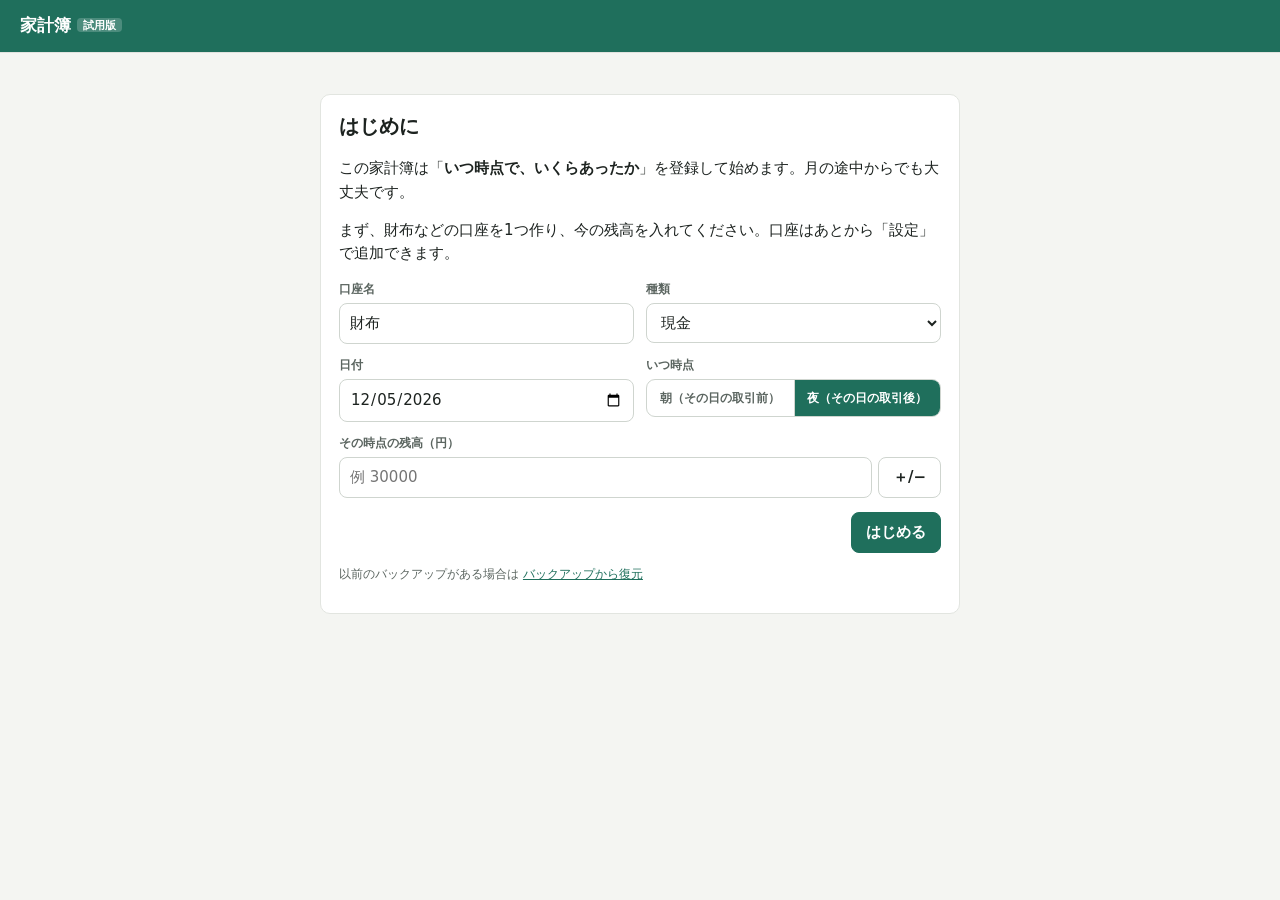
<file: index.html>
<!DOCTYPE html>
<html lang="ja">
<head>
<meta charset="utf-8">
<meta name="viewport" content="width=device-width, initial-scale=1, viewport-fit=cover">
<meta name="theme-color" content="#1f6f5c">
<title>家計簿</title>
<link rel="icon" href="data:image/svg+xml,%3Csvg xmlns='http://www.w3.org/2000/svg' viewBox='0 0 32 32'%3E%3Crect width='32' height='32' rx='7' fill='%231f6f5c'/%3E%3Ctext x='16' y='23' font-size='18' text-anchor='middle' fill='white' font-family='sans-serif'%3E%C2%A5%3C/text%3E%3C/svg%3E">
<style>
/* 家計簿 — PC・スマホ両対応 */
:root {
  --bg: #f4f5f2;
  --card: #ffffff;
  --ink: #1d2320;
  --ink2: #5b6560;
  --line: #e2e5e0;
  --line2: #eef0ec;
  --accent: #1f6f5c;
  --accent-soft: #e3f0eb;
  --inc: #17803d;
  --exp: #c2402f;
  --warn: #9a6200;
  --warn-soft: #fff4dc;
  --bad: #b42318;
  --bad-soft: #fde8e6;
  --radius: 10px;
  --nav-h: 52px;
  font-size: 15px;
}
* { box-sizing: border-box; }
html { -webkit-text-size-adjust: 100%; }
body {
  margin: 0; background: var(--bg); color: var(--ink);
  font-family: system-ui, -apple-system, "Hiragino Sans", "Hiragino Kaku Gothic ProN", "Yu Gothic UI", "Meiryo", sans-serif;
  line-height: 1.55;
  font-feature-settings: "tnum" 1;
}
a { color: var(--accent); }
h1 { font-size: 1.35rem; margin: 0; }
h2 { font-size: 1.08rem; margin: 0 0 10px; }
h3 { font-size: .95rem; margin: 18px 0 8px; color: var(--ink2); }
.muted { color: var(--ink2); }
.neg { color: var(--bad); }
.inc { color: var(--inc); }
.exp { color: var(--exp); }
.ok-text { color: var(--inc); font-weight: 600; }
.nowrap { white-space: nowrap; }
.r { text-align: right; }
[hidden] { display: none !important; }

/* ---------- ヘッダー・ナビ ---------- */
.topbar {
  position: sticky; top: 0; z-index: 20; display: flex; align-items: center; gap: 18px;
  background: var(--accent); color: #fff; padding: 0 20px; height: var(--nav-h);
  box-shadow: 0 1px 0 rgba(0,0,0,.08);
}
.brand { color: #fff; text-decoration: none; font-weight: 700; font-size: 1.1rem; white-space: nowrap; }
.brand span { font-size: .7rem; font-weight: 600; background: rgba(255,255,255,.2); border-radius: 4px; padding: 1px 6px; margin-left: 6px; vertical-align: 2px; }
#nav { display: flex; gap: 2px; overflow-x: auto; scrollbar-width: none; }
#nav::-webkit-scrollbar { display: none; }
#nav a { color: rgba(255,255,255,.85); text-decoration: none; padding: 7px 12px; border-radius: 8px; white-space: nowrap; font-size: .92rem; }
#nav a:hover { background: rgba(255,255,255,.12); color: #fff; }
#nav a.active { background: #fff; color: var(--accent); font-weight: 700; }

main { max-width: 1080px; margin: 0 auto; padding: 18px 16px 110px; }
.loading { color: var(--ink2); }

/* ---------- カード・レイアウト ---------- */
.card { background: var(--card); border: 1px solid var(--line); border-radius: var(--radius); padding: 16px 18px; margin-bottom: 16px; }
.card-head { display: flex; align-items: baseline; justify-content: space-between; gap: 12px; flex-wrap: wrap; margin-bottom: 8px; }
.card-head h2 { margin: 0; }
.cols { display: grid; grid-template-columns: repeat(2, minmax(0, 1fr)); gap: 16px; }
.cols > .card { margin-bottom: 0; }
.cols + .card, .cols + .cols { margin-top: 16px; }
.cols { margin-bottom: 16px; }
.pager { display: flex; align-items: center; justify-content: center; gap: 16px; margin: 2px 0 14px; }
.notice { background: var(--accent-soft); border: 1px solid #c4dfd5; border-radius: var(--radius); padding: 10px 14px; margin-bottom: 14px; }
.notice.warn { background: var(--warn-soft); border-color: #f0d9a6; }
.notice.bad { background: var(--bad-soft); border-color: #f5c2bc; margin: 0; border-radius: 0; text-align: center; }
.empty { color: var(--ink2); margin: 8px 0; }
.error { color: var(--bad); }
.setup { max-width: 640px; margin: 24px auto; }
.setup h1 { margin-bottom: 8px; }

/* ---------- 表 ---------- */
table { border-collapse: collapse; width: 100%; }
.list th, .list td { padding: 8px 8px; border-bottom: 1px solid var(--line2); vertical-align: top; }
.list thead th { font-size: .8rem; font-weight: 600; color: var(--ink2); text-align: left; border-bottom: 1px solid var(--line); }
.list thead th.r { text-align: right; }
.list tr.clickable { cursor: pointer; }
.list tr.clickable:hover td { background: #f7f9f6; }
.list .total td { font-weight: 700; border-top: 1px solid var(--line); }
.list tr.archived td { color: var(--ink2); }
.kv th, .kv td { padding: 7px 4px; border-bottom: 1px solid var(--line2); }
.kv th { text-align: left; font-weight: 500; }
.kv tr.total th, .kv tr.total td { font-weight: 700; border-top: 1px solid var(--line); border-bottom: none; }
.sub { font-size: .8rem; color: var(--ink2); }
.amt { font-weight: 600; white-space: nowrap; }
.amt.neg, .amt.exp { color: var(--exp); }
.amt.inc { color: var(--inc); }
.dot { display: inline-block; width: 9px; height: 9px; border-radius: 50%; margin-right: 6px; vertical-align: 1px; }
.tag { display: inline-block; font-size: .72rem; line-height: 1.5; padding: 0 6px; border-radius: 4px; background: var(--line2); color: var(--ink2); font-weight: 500; white-space: nowrap; vertical-align: 1px; }
.tag.est { background: #eef1fb; color: #3b55a5; }
.tag.bad { background: var(--bad-soft); color: var(--bad); font-weight: 700; }
.tag.kind { font-weight: 400; }
.actions-cell { white-space: nowrap; }
.actions-cell .btn { margin-left: 4px; }
.scroll { overflow-x: auto; }
.wide-num td, .wide-num th { font-size: .82rem; padding: 6px 6px; white-space: nowrap; }
.stats { display: grid; grid-template-columns: repeat(3, 1fr); gap: 8px; margin: 6px 0 4px; }
.stats div { background: #f7f9f6; border-radius: 8px; padding: 8px 10px; }
.stats span { display: block; font-size: .78rem; color: var(--ink2); }
.stats b { font-size: 1.05rem; white-space: nowrap; }
.bars td { vertical-align: middle; }
.bars .bar-cell { width: 45%; }
.bar { display: block; height: 10px; border-radius: 5px; min-width: 2px; opacity: .85; }

/* 出納帳 */
.ledger td { font-size: .9rem; }
.ledger tr.carry td { background: #f7f9f6; font-weight: 600; }
.ledger tr.subtotal td { background: #fbfbf9; font-weight: 600; font-size: .85rem; border-top: 1px solid var(--line); }
.ledger tr.cumtotal td { color: var(--ink2); font-size: .82rem; }
.ledger tr.gap td { background: var(--warn-soft); }
.ledger .mark-col { width: 64px; }
.mark { font-size: .72rem; white-space: nowrap; font-weight: 700; }
.mark.ok { color: var(--inc); }
.mark.bad { color: var(--bad); }

/* 引き落とし */
details.wd { border: 1px solid var(--line); border-radius: 8px; margin: 8px 0; }
details.wd > summary { display: flex; gap: 14px; align-items: center; padding: 10px 12px; cursor: pointer; flex-wrap: wrap; }
details.wd > table { margin: 0 0 6px; }
.wd-date { font-weight: 600; min-width: 9em; }
.wd-total { font-weight: 700; font-size: 1.05rem; }
details.past > summary { cursor: pointer; color: var(--ink2); margin: 12px 0 6px; }

/* ---------- フォーム ---------- */
.field { display: flex; flex-direction: column; gap: 4px; margin-bottom: 12px; min-width: 0; }
.field > span:first-child { font-size: .8rem; font-weight: 600; color: var(--ink2); }
input:not([type]), input[type=text], input[type=tel], input[type=search], input[type=date], select {
  font: inherit; color: var(--ink); background: #fff; border: 1px solid #cfd5cf; border-radius: 8px;
  padding: 8px 10px; min-height: 40px; width: 100%;
}
input[type=color] { width: 56px; height: 40px; border: 1px solid #cfd5cf; border-radius: 8px; padding: 2px; background: #fff; }
input:focus, select:focus, button:focus-visible { outline: 2px solid var(--accent); outline-offset: 1px; }
.err { color: var(--bad); font-weight: 600; }
.warn { color: var(--warn); }
.hint { color: var(--ink2); font-size: .82rem; }
.check { display: flex; gap: 8px; align-items: center; margin: 4px 0 12px; }
.check input { width: 18px; height: 18px; }
.grid2 { display: grid; grid-template-columns: 1fr 1fr; gap: 0 12px; }
.filters { display: flex; flex-wrap: wrap; gap: 0 12px; align-items: flex-end; }
.filters .field { margin-bottom: 4px; }
.filters .grow { flex: 1 1 180px; }
.range { display: flex; align-items: center; gap: 6px; }
.range input { width: auto; }
.seg { display: flex; border: 1px solid #cfd5cf; border-radius: 9px; overflow: hidden; margin-bottom: 14px; }
.seg label { flex: 1; position: relative; }
.seg input { position: absolute; opacity: 0; pointer-events: none; }
.seg span { display: block; text-align: center; padding: 8px 6px; cursor: pointer; font-weight: 600; color: var(--ink2); border-left: 1px solid #cfd5cf; }
.seg label:first-child span { border-left: none; }
.seg input:checked + span { background: var(--accent); color: #fff; }
.seg input:focus-visible + span { outline: 2px solid var(--accent); outline-offset: -3px; }
.seg.small { margin-bottom: 0; }
.seg.small span { font-size: .8rem; padding: 9px 4px; }
.amount-row { display: flex; gap: 6px; }
.amount-row input { flex: 1; min-width: 0; }
.sign-btn { flex: none; padding: 6px 10px; font-weight: 700; }
.wd-missing { color: var(--bad); font-size: .82rem; font-weight: 600; margin-top: 2px; }
.wd-missing-sum { background: var(--bad-soft); border-radius: 8px; padding: 8px 12px; margin: 0 0 8px; font-size: .9rem; }
.list tr.row-warn td { background: #fff8f7; }
.preview { background: #f7f9f6; border-radius: 8px; padding: 8px 12px; margin: -4px 0 12px; font-size: .9rem; }
.preview:empty { display: none; }

.btn {
  font: inherit; font-weight: 600; border: 1px solid #cfd5cf; background: #fff; color: var(--ink);
  border-radius: 8px; padding: 8px 14px; cursor: pointer; min-height: 40px; text-decoration: none; display: inline-flex; align-items: center; justify-content: center;
}
.btn:hover { background: #f4f6f3; }
.btn.primary { background: var(--accent); border-color: var(--accent); color: #fff; }
.btn.primary:hover { background: #185a4a; }
.btn.danger { background: var(--bad); border-color: var(--bad); color: #fff; }
.btn.danger-ghost { color: var(--bad); border-color: #f0b8b1; }
.btn.ghost { border-color: transparent; background: transparent; }
.btn.small { padding: 4px 10px; min-height: 32px; font-size: .85rem; }
.btn:disabled { opacity: .35; cursor: default; }
.icon-btn { border: none; background: none; font-size: 1.5rem; line-height: 1; cursor: pointer; color: var(--ink2); padding: 4px 8px; }
.actions { display: flex; gap: 8px; justify-content: flex-end; align-items: center; margin-top: 14px; flex-wrap: wrap; }
.actions.left { justify-content: flex-start; }
.actions .spacer { flex: 1; }
.tools { display: flex; gap: 6px; }

#fab {
  position: fixed; right: max(20px, calc(50vw - 520px)); bottom: 24px; z-index: 30;
  width: 58px; height: 58px; border-radius: 50%; border: none; background: var(--accent); color: #fff;
  font-size: 2rem; line-height: 1; cursor: pointer; box-shadow: 0 6px 18px rgba(31,111,92,.35);
}
#fab:hover { background: #185a4a; }

/* ---------- ダイアログ ---------- */
dialog { border: none; border-radius: 14px; padding: 0; width: min(560px, calc(100vw - 24px)); max-height: calc(100vh - 32px); box-shadow: 0 18px 50px rgba(0,0,0,.25); color: var(--ink); }
dialog::backdrop { background: rgba(20,28,24,.45); }
dialog.confirm { width: min(420px, calc(100vw - 32px)); }
.dlg-head { display: flex; justify-content: space-between; align-items: center; padding: 14px 18px 4px; }
.dlg-head h2 { margin: 0; }
.dlg-body { padding: 10px 18px 18px; }
.confirm-msg { margin: 6px 0 4px; }

#toast {
  position: fixed; left: 50%; bottom: 96px; transform: translate(-50%, 20px); z-index: 100;
  background: #1d2320; color: #fff; padding: 10px 18px; border-radius: 10px; opacity: 0; pointer-events: none;
  transition: opacity .2s, transform .2s; max-width: calc(100vw - 32px); font-size: .92rem;
}
#toast.show { opacity: 1; transform: translate(-50%, 0); }
#toast.error { background: var(--bad); }

.print-only { display: none; }
.show-sm { display: none; }

/* ---------- スマホ ---------- */
@media (max-width: 760px) {
  :root { font-size: 15px; }
  .topbar { height: auto; padding: 0; flex-direction: column; align-items: stretch; gap: 0; }
  .brand { padding: 10px 14px 4px; }
  #nav { padding: 4px 8px 8px; }
  main { padding: 12px 10px 110px; }
  .card { padding: 14px 12px; }
  .cols { grid-template-columns: 1fr; }
  .grid2 { grid-template-columns: 1fr; }
  .hide-sm { display: none; }
  .show-sm { display: block; }
  .stats b { font-size: .95rem; }
  .filters .field { flex: 1 1 140px; }
  .range input { min-width: 0; flex: 1; }
  .actions-cell { white-space: normal; }
  .actions-cell .btn { margin: 2px 0 2px 4px; }
  #fab { right: 16px; bottom: 18px; }
  dialog { max-height: calc(100vh - 16px); }
  .dlg-body { padding: 8px 14px 14px; }
  .ledger { min-width: 620px; }
  .ledger td, .ledger th { font-size: .82rem; padding: 6px 5px; }
}

/* ---------- 印刷（A4縦） ---------- */
@page { size: A4 portrait; margin: 14mm 12mm; }
@page wide { size: A4 landscape; margin: 12mm 10mm; }
@media print {
  body { background: #fff; font-size: 10pt; }
  .no-print, .topbar, #fab, #toast, .tools, .card-head h2, .hint { display: none !important; }
  .print-only { display: block; }
  main { max-width: none; padding: 0; }
  .card { border: none; padding: 0; margin: 0 0 8mm; }
  .cols { display: block; }
  h1.print-only, .print-head h1 { font-size: 14pt; margin-bottom: 2mm; }
  .print-head p { margin: 0 0 3mm; }
  body.printing-section main > *:not(.print-target):not(.cols) { display: none !important; }
  body.printing-section .cols > *:not(.print-target) { display: none !important; }
  body.printing-section .cols:not(:has(.print-target)) { display: none !important; }
  .print-wide { page: wide; }
  .scroll { overflow: visible; }
  thead { display: table-header-group; }
  tr { page-break-inside: avoid; }
  .list th, .list td { padding: 3px 4px; border-bottom: 0.5pt solid #999; }
  .list thead th { border-bottom: 1pt solid #333; color: #000; }
  .tag.est { border: 0.5pt solid #3b55a5; background: none; }
  .dot { print-color-adjust: exact; -webkit-print-color-adjust: exact; }
  .bar { print-color-adjust: exact; -webkit-print-color-adjust: exact; }
  .ledger tr.carry td, .ledger tr.subtotal td { background: none; }
  a { color: inherit; text-decoration: none; }
}

</style>
</head>
<body>
<header class="topbar no-print">
  <a class="brand" href="#home">家計簿<span>試用版</span></a>
  <nav id="nav" aria-label="画面"></nav>
</header>
<div id="banner" class="notice bad no-print" hidden></div>
<main id="app"><p class="loading">読み込み中…</p></main>
<button id="fab" class="no-print" aria-label="取引を入力" title="取引を入力" hidden>＋</button>
<div id="toast" role="status" aria-live="polite"></div>

<script>
/* 共通ユーティリティ（画面にも保存にも依存しない） */
(function (KB) {
  'use strict';
  const U = (KB.util = {});

  U.pad = (n) => String(n).padStart(2, '0');

  U.todayStr = () => {
    const d = new Date();
    return `${d.getFullYear()}-${U.pad(d.getMonth() + 1)}-${U.pad(d.getDate())}`;
  };

  // 'YYYY-MM-DD' <-> 通し日数（UTC基準なので時差の影響なし）
  U.dayNum = (s) => Date.UTC(+s.slice(0, 4), +s.slice(5, 7) - 1, +s.slice(8, 10)) / 864e5;
  U.fromDayNum = (n) => new Date(n * 864e5).toISOString().slice(0, 10);
  U.addDays = (s, k) => U.fromDayNum(U.dayNum(s) + k);
  U.isValidDate = (s) =>
    typeof s === 'string' && /^\d{4}-\d{2}-\d{2}$/.test(s) && U.fromDayNum(U.dayNum(s)) === s;

  U.monthStart = (y, m) => `${y}-${U.pad(m)}-01`;
  U.monthEnd = (y, m) => U.fromDayNum(Date.UTC(y, m, 0) / 864e5);
  U.ym = (s) => s.slice(0, 7);

  U.uuid = () => {
    if (typeof crypto !== 'undefined' && crypto.randomUUID) return crypto.randomUUID();
    return 'xxxxxxxx-xxxx-4xxx-yxxx-xxxxxxxxxxxx'.replace(/[xy]/g, (c) => {
      const r = (Math.random() * 16) | 0;
      return (c === 'x' ? r : (r & 0x3) | 0x8).toString(16);
    });
  };
  U.now = () => new Date().toISOString();

  U.num = (v) => (v == null ? '' : (v < 0 ? '−' : '') + Math.abs(v).toLocaleString('ja-JP'));
  U.yen = (v) => (v == null ? '不明' : U.num(v) + '円');

  const WD = ['日', '月', '火', '水', '木', '金', '土'];
  U.weekday = (s) => WD[new Date(U.dayNum(s) * 864e5).getUTCDay()];
  U.md = (s) => `${+s.slice(5, 7)}/${+s.slice(8, 10)}`;
  U.ymd = (s) => `${s.slice(0, 4)}/${+s.slice(5, 7)}/${+s.slice(8, 10)}`;
  U.mdw = (s) => `${U.md(s)}（${U.weekday(s)}）`;

  U.esc = (s) =>
    String(s == null ? '' : s).replace(/[&<>"']/g, (c) =>
      ({ '&': '&amp;', '<': '&lt;', '>': '&gt;', '"': '&quot;', "'": '&#39;' }[c])
    );

  /** 数字欄用：全角数字・全角記号を半角に直す（入力中に使う） */
  U.toHalfNum = (s) =>
    String(s)
      .replace(/[０-９]/g, (c) => String.fromCharCode(c.charCodeAt(0) - 0xfee0))
      .replace(/[，、]/g, ',')
      .replace(/[−－ー‐―]/g, '-')
      .replace(/＋/g, '+')
      .replace(/[\u3000]/g, ' ');

  /** 名前欄用：半角カナ（ｻｲﾌ）を全角（サイフ）に揃える。他の文字はそのまま */
  U.toFullKana = (s) => String(s).replace(/[\uff61-\uff9f]+/g, (m) => m.normalize('NFKC'));

  /** 名前・メモの整形：前後の空白を除き、半角カナを全角に */
  U.cleanText = (s) => U.toFullKana(String(s == null ? '' : s)).trim();

  U.MAX_AMOUNT = 999999999; // 9億9,999万9,999円

  /** 金額入力を整数に直す。全角数字・カンマ・「円」・各種マイナス記号を受け付ける */
  U.parseAmount = (str, opts) => {
    const allowNegative = !!(opts && opts.allowNegative);
    let s = String(str == null ? '' : str)
      .trim()
      .replace(/[０-９]/g, (c) => String.fromCharCode(c.charCodeAt(0) - 0xfee0))
      .replace(/[,，、\s円]/g, '')
      .replace(/^[−－ー‐―-]/, '-')
      .replace(/^[＋+]/, '');
    if (s === '') return { error: '金額を入力してください' };
    if (!/^-?\d+$/.test(s)) return { error: '数字で入力してください' };
    const v = parseInt(s, 10);
    if (Math.abs(v) > U.MAX_AMOUNT) return { error: '金額が大きすぎます（上限 9億9,999万9,999円）' };
    if (!allowNegative && v < 1) return { error: '1円以上で入力してください' };
    return { value: v };
  };

  /** CSV（Excelで文字化けしないよう BOM付きUTF-8） */
  U.csv = (rows) => {
    const cell = (v) => {
      if (v == null) return '';
      const s = String(v);
      return /[",\r\n]/.test(s) ? '"' + s.replace(/"/g, '""') + '"' : s;
    };
    return '﻿' + rows.map((r) => r.map(cell).join(',')).join('\r\n') + '\r\n';
  };

  /**
   * ファイルを保存する。claude.ai の中で動いているときは、その保存機能（downloads）を使う。
   * 戻り値：'saved' / 'declined' / 'error'
   */
  U.inViewer = () => typeof window !== 'undefined' && !!(window.claude && typeof window.claude.use === 'function');
  U.download = async (filename, text, mime) => {
    try {
      if (U.inViewer()) {
        const dl = await window.claude.use('downloads');
        if (dl) {
          try {
            await dl.save({ filename, data: text });
            return 'saved';
          } catch (e) {
            if (e && e.code === 'declined') return 'declined';
            throw e;
          }
        }
      }
      U._anchorDownload(filename, text, mime);
      return 'saved';
    } catch (e) {
      console.error(e);
      if (KB.ui) KB.ui.toast('ファイルを保存できませんでした（' + ((e && (e.message || e.code)) || e) + '）', 'error');
      return 'error';
    }
  };
  U._anchorDownload = (filename, text, mime) => {
    const blob = new Blob([text], { type: mime || 'text/plain;charset=utf-8' });
    const a = document.createElement('a');
    a.href = URL.createObjectURL(blob);
    a.download = filename;
    document.body.appendChild(a);
    a.click();
    setTimeout(() => {
      URL.revokeObjectURL(a.href);
      a.remove();
    }, 1000);
  };

  U.sum = (arr, f) => arr.reduce((s, x) => s + (f ? f(x) : x), 0);
})(typeof window !== 'undefined' ? (window.KB = window.KB || {}) : (globalThis.KB = globalThis.KB || {}));

</script>
<script>
/* 残高計算（設計書「残高計算ルール」1〜4、6） — 純粋関数のみ */
(function (KB) {
  'use strict';
  const U = KB.util;
  const B = (KB.balance = {});

  /*
   * 時点キー = 通し日数 × 10 + 並び順
   *   0: 朝チェックポイントの調整取引
   *   1: 朝チェックポイント
   *   2: その日の通常取引（収入・支出・振替・カード引き落とし）
   *   3: 夜チェックポイントの調整取引
   *   4: 夜チェックポイント
   */
  B.snapKey = (s) => U.dayNum(s.date) * 10 + (s.timing === 'start' ? 1 : 4);
  B.queryKey = (date, timing) => U.dayNum(date) * 10 + (timing === 'start' ? 1 : 4);
  B.txKey = (date) => U.dayNum(date) * 10 + 2;

  B.isAutoCard = (acc, accById) =>
    !!(acc && acc.kind === 'credit' && acc.settlementAccountId && accById.has(acc.settlementAccountId));

  const byCreated = (a, b) =>
    a.date < b.date ? -1 : a.date > b.date ? 1 :
    (a.createdAt || '') < (b.createdAt || '') ? -1 : (a.createdAt || '') > (b.createdAt || '') ? 1 :
    a.id < b.id ? -1 : a.id > b.id ? 1 : 0;

  /**
   * data = { accounts, categories, transactions, snapshots }（削除済みは含めない）
   * 戻り値の model は残高・差額・出納帳の計算に使う
   */
  B.buildModel = function (data) {
    const accById = new Map(data.accounts.map((a) => [a.id, a]));
    const catById = new Map(data.categories.map((c) => [c.id, c]));
    const snapById = new Map(data.snapshots.map((s) => [s.id, s]));
    const perAcc = new Map();
    data.accounts.forEach((a) => perAcc.set(a.id, { events: [], snaps: [], cum: [] }));
    const push = (accId, ev) => {
      const p = perAcc.get(accId);
      if (p) p.events.push(ev);
    };

    const txs = data.transactions.slice().sort(byCreated);
    const adjBySnap = new Map();
    txs.forEach((t, i) => {
      const amt = t.amount;
      if (t.type === 'income') push(t.accountId, { key: B.txKey(t.date), delta: amt, kind: 'tx', tx: t, seq: i });
      else if (t.type === 'expense') push(t.accountId, { key: B.txKey(t.date), delta: -amt, kind: 'tx', tx: t, seq: i });
      else if (t.type === 'transfer') {
        push(t.accountId, { key: B.txKey(t.date), delta: -amt, kind: 'tx', tx: t, seq: i, dir: 'out' });
        push(t.toAccountId, { key: B.txKey(t.date), delta: amt, kind: 'tx', tx: t, seq: i, dir: 'in' });
      } else if (t.type === 'adjust') {
        const s = snapById.get(t.snapshotId);
        const key = s ? B.snapKey(s) - 1 : B.txKey(t.date);
        push(t.accountId, { key, delta: amt, kind: 'adjust', tx: t, seq: i });
        if (s) {
          if (!adjBySnap.has(s.id)) adjBySnap.set(s.id, []);
          adjBySnap.get(s.id).push(t);
        }
      }
      // クレジットカード：引き落とし日に カード＋ / 引き落とし口座− （設計書 6）
      const acc = accById.get(t.accountId);
      if ((t.type === 'expense' || t.type === 'income') && t.withdrawDate && B.isAutoCard(acc, accById)) {
        const sign = t.type === 'expense' ? amt : -amt;
        const key = B.txKey(t.withdrawDate);
        push(acc.id, { key, delta: sign, kind: 'wd', tx: t, seq: 1e9 + i, card: acc.id });
        push(acc.settlementAccountId, { key, delta: -sign, kind: 'wd', tx: t, seq: 1e9 + i, card: acc.id });
      }
    });

    data.snapshots.forEach((s) => {
      const p = perAcc.get(s.accountId);
      if (p) p.snaps.push({ snap: s, key: B.snapKey(s) });
    });

    perAcc.forEach((p) => {
      p.events.sort((a, b) => a.key - b.key || a.seq - b.seq);
      let c = 0;
      p.cum = p.events.map((e) => (c += e.delta));
      p.snaps.sort((a, b) => a.key - b.key);
    });

    const model = { data, accById, catById, snapById, perAcc, adjBySnap };
    model.diffs = new Map(); // snapId -> 差額情報
    perAcc.forEach((p, accId) => B.snapshotDiffs(model, accId).forEach((d) => model.diffs.set(d.snap.id, d)));
    return model;
  };

  /** key 以下の取引の増減合計（二分探索） */
  function cumTo(p, key) {
    let lo = 0, hi = p.events.length - 1, ans = -1;
    while (lo <= hi) {
      const mid = (lo + hi) >> 1;
      if (p.events[mid].key <= key) { ans = mid; lo = mid + 1; } else hi = mid - 1;
    }
    return ans < 0 ? 0 : p.cum[ans];
  }
  B._cumTo = cumTo;

  /**
   * 時点キー qkey での残高
   * status: exact（順算） / estimated（逆算・推定） / unknown（チェックポイントなし）
   */
  B.balanceAtKey = function (model, accId, qkey) {
    const p = model.perAcc.get(accId);
    if (!p || p.snaps.length === 0) return { value: null, status: 'unknown' };
    let prev = null, next = null;
    for (const s of p.snaps) {
      if (s.key <= qkey) prev = s;
      else { next = s; break; }
    }
    if (prev) return { value: prev.snap.amount + cumTo(p, qkey) - cumTo(p, prev.key), status: 'exact' };
    return { value: next.snap.amount - (cumTo(p, next.key) - cumTo(p, qkey)), status: 'estimated' };
  };

  B.balanceAt = (model, accId, date, timing) => B.balanceAtKey(model, accId, B.queryKey(date, timing || 'end'));

  /** 全口座の合計（不明の口座は除き、件数を返す） */
  B.totalAt = function (model, date, timing, accIds) {
    let value = 0, unknown = 0, estimated = false;
    const ids = accIds || [...model.perAcc.keys()];
    ids.forEach((id) => {
      const b = B.balanceAt(model, id, date, timing);
      if (b.status === 'unknown') unknown++;
      else {
        value += b.value;
        if (b.status === 'estimated') estimated = true;
      }
    });
    return { value, unknown, estimated };
  };

  /**
   * チェックポイントごとの差額（設計書 4）
   * diff = 登録額 − 直前のチェックポイントからの計算額（調整取引込み）
   * rawDiff = 調整取引を除いた差額（「調整をやり直す」で使う）
   */
  B.snapshotDiffs = function (model, accId) {
    const p = model.perAcc.get(accId);
    if (!p) return [];
    return p.snaps.map((s, i) => {
      const adjs = model.adjBySnap.get(s.snap.id) || [];
      const adjSum = U.sum(adjs, (t) => t.amount);
      if (i === 0) return { snap: s.snap, key: s.key, first: true, expected: null, diff: 0, rawDiff: 0, adjSum, adjs };
      const prev = p.snaps[i - 1];
      const expected = prev.snap.amount + cumTo(p, s.key) - cumTo(p, prev.key);
      const diff = s.snap.amount - expected;
      return { snap: s.snap, key: s.key, first: false, expected, diff, rawDiff: diff + adjSum, adjSum, adjs };
    });
  };

  /**
   * 登録しようとしている残高の「計算残高」（入力中の差額表示用）
   * excludeSnapId を除いた上で、その時点の残高を求める
   */
  B.previewSnapshot = function (data, accId, date, timing, excludeSnapId) {
    const d2 = Object.assign({}, data, {
      snapshots: data.snapshots.filter((s) => s.id !== excludeSnapId),
      transactions: data.transactions.filter((t) => !(t.type === 'adjust' && t.snapshotId === excludeSnapId)),
    });
    const m = B.buildModel(d2);
    const qkey = B.queryKey(date, timing);
    const p = m.perAcc.get(accId);
    // 直前のチェックポイントがある場合のみ「計算残高」を出す（逆算の推定値とは比べない）
    const hasPrev = p && p.snaps.some((s) => s.key < qkey);
    if (!hasPrev) return { expected: null };
    // 自分の調整取引は除外済み。同時点直前の他の調整取引は含める
    return { expected: B.balanceAtKey(m, accId, qkey).value };
  };
})(typeof window !== 'undefined' ? (window.KB = window.KB || {}) : (globalThis.KB = globalThis.KB || {}));

</script>
<script>
/* クレジットカードの引き落とし（設計書「6. クレジットカードの引き落とし」） */
(function (KB) {
  'use strict';
  const U = KB.util;
  const B = KB.balance;
  const C = (KB.credit = {});

  /** 引き落とし日の初期値：同じカードで最後に入力した引き落とし日が今日以降ならその日、過去なら空 */
  C.defaultWithdrawDate = function (transactions, cardId, today, excludeTxId) {
    let last = null;
    transactions.forEach((t) => {
      if (t.accountId !== cardId || !t.withdrawDate || t.id === excludeTxId) return;
      if (t.type !== 'expense' && t.type !== 'income') return;
      if (!last || (t.createdAt || '') > (last.createdAt || '')) last = t;
    });
    if (last && last.withdrawDate >= today) return last.withdrawDate;
    return '';
  };

  /**
   * カード × 引き落とし日ごとの合計
   * 合計 = 支出の合計 − 収入（返品など）の合計
   */
  C.groups = function (model, cardId) {
    const card = model.accById.get(cardId);
    if (!card || card.kind !== 'credit') return [];
    const auto = B.isAutoCard(card, model.accById);
    const map = new Map();
    model.data.transactions.forEach((t) => {
      if (t.accountId !== cardId || !t.withdrawDate) return;
      if (t.type !== 'expense' && t.type !== 'income') return;
      if (!map.has(t.withdrawDate))
        map.set(t.withdrawDate, { cardId, date: t.withdrawDate, total: 0, count: 0, items: [] });
      const g = map.get(t.withdrawDate);
      g.total += t.type === 'expense' ? t.amount : -t.amount;
      g.count++;
      g.items.push(t);
    });
    const bankId = card.settlementAccountId;
    const groups = [...map.values()].sort((a, b) => (a.date < b.date ? -1 : 1));
    groups.forEach((g) => {
      g.items.sort((a, b) => (a.date < b.date ? -1 : a.date > b.date ? 1 : 0));
      g.auto = auto;
      if (!auto) { g.insufficient = false; return; }
      const bal = B.balanceAt(model, bankId, g.date, 'end');
      g.bankBalance = bal;
      g.insufficient = bal.status !== 'unknown' && bal.value < 0;
    });
    return groups;
  };

  /** 引き落とし日が未設定のカード利用か */
  C.isUnset = (t, accById) => {
    const a = accById.get(t.accountId);
    return !!(a && a.kind === 'credit' && (t.type === 'expense' || t.type === 'income') && !t.withdrawDate);
  };

  /** 引き落とし日が未設定のカード利用（利用日の古い順） */
  C.unsetItems = (model, cardId) =>
    model.data.transactions
      .filter((t) => (!cardId || t.accountId === cardId) && C.isUnset(t, model.accById))
      .sort((a, b) => (a.date < b.date ? -1 : a.date > b.date ? 1 : 0));

  /** 今日以降で最も近い引き落とし（ホーム用） */
  C.nextGroup = function (model, cardId, today) {
    return C.groups(model, cardId).find((g) => g.date >= today) || null;
  };
})(typeof window !== 'undefined' ? (window.KB = window.KB || {}) : (globalThis.KB = globalThis.KB || {}));

</script>
<script>
/* 月次・年次集計（設計書「5. 月次集計」「7. 年次集計」） */
(function (KB) {
  'use strict';
  const U = KB.util;
  const B = KB.balance;
  const R = (KB.report = {});

  /**
   * 期間 [from, to] の集計
   * 期首残高 = from の朝時点、期末残高 = to の夜時点
   * 恒等式：期首 ＋ 収入 − 支出 ＋ 調整 ＋ 未調整の差額 ＝ 期末
   */
  R.period = function (model, from, to) {
    const k0 = B.queryKey(from, 'start');
    const k1 = B.queryKey(to, 'end');
    const inRange = (k) => k > k0 && k <= k1;
    let income = 0, expense = 0, adjust = 0, unadjusted = 0;
    const expByCat = new Map(), incByCat = new Map();

    model.data.transactions.forEach((t) => {
      if (t.type === 'income' || t.type === 'expense') {
        if (!inRange(B.txKey(t.date))) return;
        const map = t.type === 'income' ? incByCat : expByCat;
        map.set(t.categoryId, (map.get(t.categoryId) || 0) + t.amount);
        if (t.type === 'income') income += t.amount;
        else expense += t.amount;
      } else if (t.type === 'adjust') {
        const s = model.snapById.get(t.snapshotId);
        const key = s ? B.snapKey(s) - 1 : B.txKey(t.date);
        if (inRange(key)) adjust += t.amount;
      }
    });
    model.diffs.forEach((d) => {
      if (!d.first && inRange(d.key)) unadjusted += d.diff;
    });

    const accIds = [...model.perAcc.keys()];
    const open = B.totalAt(model, from, 'start', accIds);
    const close = B.totalAt(model, to, 'end', accIds);
    const byAccount = model.data.accounts.map((a) => ({
      account: a,
      open: B.balanceAt(model, a.id, from, 'start'),
      close: B.balanceAt(model, a.id, to, 'end'),
    }));
    return { from, to, income, expense, net: income - expense, adjust, unadjusted, open, close, byAccount, expByCat, incByCat };
  };

  R.month = (model, y, m) => R.period(model, U.monthStart(y, m), U.monthEnd(y, m));

  /** 年次：年間サマリー・月別推移・カテゴリ×月 */
  R.year = function (model, y) {
    const total = R.period(model, `${y}-01-01`, `${y}-12-31`);
    const months = [];
    for (let m = 1; m <= 12; m++) months.push(R.month(model, y, m));
    const catTable = (kind) => {
      const key = kind === 'expense' ? 'expByCat' : 'incByCat';
      const cats = model.data.categories.filter((c) => c.kind === kind);
      const ids = new Set(cats.map((c) => c.id));
      // 削除済みカテゴリ等の取引も落とさない
      months.forEach((mo) => mo[key].forEach((_, id) => ids.add(id)));
      return [...ids]
        .map((id) => {
          const cat = model.catById.get(id);
          const vals = months.map((mo) => mo[key].get(id) || 0);
          return { id, name: cat ? cat.name : '（未分類）', order: cat ? cat.order : 9999, vals, total: U.sum(vals) };
        })
        .filter((r) => r.total !== 0 || (model.catById.get(r.id) && !model.catById.get(r.id).archived))
        .sort((a, b) => a.order - b.order);
    };
    return { year: y, total, months, expenseRows: catTable('expense'), incomeRows: catTable('income') };
  };
})(typeof window !== 'undefined' ? (window.KB = window.KB || {}) : (globalThis.KB = globalThis.KB || {}));

</script>
<script>
/* 出納帳（設計書「8. 出納帳」） */
(function (KB) {
  'use strict';
  const U = KB.util;
  const B = KB.balance;
  const L = (KB.ledger = {});

  L.bookName = (kind) =>
    ({ cash: '現金出納帳', bank: '預金出納帳', emoney: '電子マネー出納帳', credit: 'カード利用帳' }[kind] || '出納帳');

  function txDesc(model, ev) {
    const t = ev.tx;
    const memo = t.memo ? '　' + t.memo : '';
    if (ev.kind === 'adjust') return '残高調整（使途不明）' + memo;
    if (t.type === 'transfer') {
      if (ev.dir === 'out') {
        const to = model.accById.get(t.toAccountId);
        return (to ? to.name : '（不明な口座）') + 'へ振替' + memo;
      }
      const from = model.accById.get(t.accountId);
      return (from ? from.name : '（不明な口座）') + 'から振替' + memo;
    }
    const cat = model.catById.get(t.categoryId);
    let s = (cat ? cat.name : '（未分類）') + memo;
    if (t.withdrawDate && B.isAutoCard(model.accById.get(t.accountId), model.accById))
      s += `（引落 ${U.md(t.withdrawDate)}）`;
    return s;
  }

  /**
   * 行の種類
   *   carry      … 繰越（期首・期末）
   *   entry      … 取引（txId があれば編集できる）
   *   start      … 残高登録（ここから開始）
   *   gap        … 残高差額（未調整）
   *   monthTotal … 月計
   *   cumTotal   … 累計
   * mark: 'ok'（照合済） / 'diff'（差額あり）
   */
  L.build = function (model, accId, from, to) {
    const acc = model.accById.get(accId);
    const p = model.perAcc.get(accId);
    const k0 = B.queryKey(from, 'start');
    const k1 = B.queryKey(to, 'end');
    const fullYear = from.slice(5) === '01-01' && to.slice(5) === '12-31' && from.slice(0, 4) === to.slice(0, 4);
    const open = B.balanceAtKey(model, accId, k0);
    const rows = [];
    rows.push({
      type: 'carry', date: from, desc: fullYear ? '前年より繰越' : '前期より繰越',
      balance: open.value, status: open.status,
    });
    let running = open.value;
    let monthIn = 0, monthOut = 0, cumIn = 0, cumOut = 0;
    let curMonth = null;
    let lastEntry = rows[0];

    const closeMonth = () => {
      if (curMonth == null) return;
      rows.push({ type: 'monthTotal', ym: curMonth, in: monthIn, out: monthOut });
      rows.push({ type: 'cumTotal', ym: curMonth, in: cumIn, out: cumOut });
      monthIn = monthOut = 0;
    };
    const addEntry = (row) => {
      const ym = U.ym(row.date);
      if (curMonth !== ym) {
        closeMonth();
        curMonth = ym;
      }
      const delta = (row.in || 0) - (row.out || 0);
      if (running != null) running += delta;
      row.balance = running;
      monthIn += row.in || 0; monthOut += row.out || 0;
      cumIn += row.in || 0; cumOut += row.out || 0;
      rows.push(row);
      lastEntry = row;
    };

    // 期間内の取引とチェックポイントを時点順に並べる
    const evs = p ? p.events.filter((e) => e.key > k0 && e.key <= k1) : [];
    const snaps = p ? p.snaps.filter((s) => s.key > k0 && s.key <= k1) : [];
    let si = 0;
    const flushSnapsUpTo = (key) => {
      while (si < snaps.length && snaps[si].key <= key) {
        const s = snaps[si++];
        const d = model.diffs.get(s.snap.id);
        if (d.first) {
          if (open.status !== 'exact') {
            addEntry({ type: 'start', date: s.snap.date, desc: `残高登録 ${U.yen(s.snap.amount)}（ここから開始）` });
            running = s.snap.amount;
            lastEntry.balance = running;
            lastEntry.mark = 'ok';
          } else lastEntry.mark = 'ok';
        } else if (d.diff !== 0) {
          addEntry({
            type: 'gap', date: s.snap.date, desc: '残高差額（未調整）',
            in: d.diff > 0 ? d.diff : 0, out: d.diff < 0 ? -d.diff : 0, mark: 'diff', diff: d.diff,
          });
          running = s.snap.amount;
          lastEntry.balance = running;
        } else lastEntry.mark = 'ok';
      }
    };

    const used = new Set();
    for (let i = 0; i < evs.length; i++) {
      if (used.has(i)) continue;
      const e = evs[i];
      flushSnapsUpTo(e.key - 1);
      if (e.kind === 'wd') {
        // 同じ日・同じカードの引き落としは1行にまとめる
        let delta = e.delta, n = 1;
        for (let j = i + 1; j < evs.length && evs[j].key === e.key; j++) {
          if (evs[j].kind === 'wd' && evs[j].card === e.card) {
            delta += evs[j].delta;
            n++;
            used.add(j);
          }
        }
        const date = e.tx.withdrawDate;
        let desc;
        if (e.card === accId) {
          const bank = model.accById.get(acc.settlementAccountId);
          desc = `引き落とし（${bank ? bank.name : ''}）`;
        } else {
          const card = model.accById.get(e.card);
          desc = `${card ? card.name : 'カード'} 引き落とし（${n}件）`;
        }
        addEntry({ type: 'entry', date, desc, in: delta > 0 ? delta : 0, out: delta < 0 ? -delta : 0, withdraw: { card: e.card, date } });
      } else {
        addEntry({
          type: 'entry', date: e.kind === 'adjust' ? e.tx.date : e.tx.date, desc: txDesc(model, e),
          in: e.delta > 0 ? e.delta : 0, out: e.delta < 0 ? -e.delta : 0,
          txId: e.kind === 'tx' ? e.tx.id : null, adjust: e.kind === 'adjust',
        });
      }
    }
    flushSnapsUpTo(k1);
    closeMonth();
    rows.push({
      type: 'carry', date: to, desc: fullYear ? '次年へ繰越' : '次期へ繰越', balance: running,
      status: running == null ? 'unknown' : 'exact',
    });
    return { account: acc, name: L.bookName(acc && acc.kind), from, to, open, rows, totalIn: cumIn, totalOut: cumOut };
  };
})(typeof window !== 'undefined' ? (window.KB = window.KB || {}) : (globalThis.KB = globalThis.KB || {}));

</script>
<script>
/* 保存（IndexedDB）。使えない環境ではメモリだけで動き、画面に警告を出す */
(function (KB) {
  'use strict';
  const U = KB.util;
  const DB_NAME = 'kakeibo';
  const DB_VERSION = 1;
  const STORES = ['accounts', 'categories', 'transactions', 'snapshots'];
  const D = (KB.db = { persistent: false, error: null });
  let db = null;

  // 全データ（削除印付きも含む）
  KB.state = { accounts: [], categories: [], transactions: [], snapshots: [], settings: {} };

  function req2p(r) {
    return new Promise((res, rej) => {
      r.onsuccess = () => res(r.result);
      r.onerror = () => rej(r.error);
    });
  }

  D.open = function () {
    return new Promise((resolve) => {
      let r;
      try {
        if (typeof indexedDB === 'undefined') throw new Error('IndexedDB がありません');
        r = indexedDB.open(DB_NAME, DB_VERSION);
      } catch (e) {
        D.error = e;
        return resolve(false);
      }
      r.onupgradeneeded = () => {
        const d = r.result;
        STORES.forEach((s) => {
          if (!d.objectStoreNames.contains(s)) d.createObjectStore(s, { keyPath: 'id' });
        });
        if (!d.objectStoreNames.contains('settings')) d.createObjectStore('settings', { keyPath: 'key' });
      };
      r.onsuccess = () => {
        db = r.result;
        D.persistent = true;
        resolve(true);
      };
      r.onerror = () => {
        D.error = r.error;
        resolve(false);
      };
      r.onblocked = () => {
        D.error = new Error('他のタブで古い版が開かれています');
        resolve(false);
      };
    });
  };

  D.loadAll = async function () {
    if (!db) return;
    const t = db.transaction(STORES.concat('settings'), 'readonly');
    for (const s of STORES) KB.state[s] = await req2p(t.objectStore(s).getAll());
    const settings = await req2p(t.objectStore('settings').getAll());
    KB.state.settings = {};
    settings.forEach((x) => (KB.state.settings[x.key] = x.value));
  };

  function writeMany(ops) {
    if (!db) return Promise.resolve();
    return new Promise((resolve, reject) => {
      const names = [...new Set(ops.map((o) => o.store))];
      const t = db.transaction(names, 'readwrite');
      ops.forEach((o) => {
        if (o.clear) t.objectStore(o.store).clear();
        else t.objectStore(o.store).put(o.rec);
      });
      t.oncomplete = () => resolve();
      t.onerror = () => reject(t.error);
      t.onabort = () => reject(t.error || new Error('保存が中断されました'));
    });
  }

  /** 新規・更新（id・作成日時・更新日時を付ける）。recs は [store, rec] の配列 */
  D.saveMany = async function (pairs) {
    const now = U.now();
    const ops = pairs.map(([store, rec]) => {
      if (!rec.id) rec.id = U.uuid();
      if (!rec.createdAt) rec.createdAt = now;
      rec.updatedAt = now;
      return { store, rec };
    });
    await writeMany(ops);
    ops.forEach(({ store, rec }) => {
      const arr = KB.state[store];
      const i = arr.findIndex((x) => x.id === rec.id);
      if (i >= 0) arr[i] = rec;
      else arr.push(rec);
    });
    KB.invalidate();
  };
  D.save = (store, rec) => D.saveMany([[store, rec]]);

  /** 削除（同期に備えて実際には消さず、削除印を付ける） */
  D.removeMany = function (pairs) {
    return D.saveMany(pairs.map(([store, rec]) => [store, Object.assign({}, rec, { deleted: true })]));
  };
  D.remove = (store, rec) => D.removeMany([[store, rec]]);

  D.setSetting = async function (key, value) {
    KB.state.settings[key] = value;
    await writeMany([{ store: 'settings', rec: { key, value } }]);
  };

  /** 全データの置き換え（バックアップからの復元・全削除） */
  D.replaceAll = async function (data) {
    const ops = [];
    STORES.forEach((s) => {
      ops.push({ store: s, clear: true });
      (data[s] || []).forEach((rec) => ops.push({ store: s, rec }));
    });
    await writeMany(ops);
    STORES.forEach((s) => (KB.state[s] = (data[s] || []).slice()));
    KB.invalidate();
  };

  /** 削除印のないデータと計算モデル（変更があるまで使い回す） */
  let cache = null;
  KB.invalidate = () => (cache = null);
  KB.live = function () {
    if (cache) return cache;
    const alive = (r) => !r.deleted;
    const byOrder = (a, b) => (a.order || 0) - (b.order || 0) || ((a.createdAt || '') < (b.createdAt || '') ? -1 : 1);
    const data = {
      accounts: KB.state.accounts.filter(alive).sort(byOrder),
      categories: KB.state.categories.filter(alive).sort(byOrder),
      transactions: KB.state.transactions.filter(alive),
      snapshots: KB.state.snapshots.filter(alive),
    };
    cache = { data, model: KB.balance.buildModel(data) };
    return cache;
  };
})(typeof window !== 'undefined' ? (window.KB = window.KB || {}) : (globalThis.KB = globalThis.KB || {}));

</script>
<script>
/* バックアップ（JSON）・CSV出力・初期データ */
(function (KB) {
  'use strict';
  const U = KB.util;
  const IO = (KB.io = {});
  const VERSION = 1;

  IO.DEFAULT_CATEGORIES = [
    ['食費', 'expense', '#e5534b'], ['日用品', 'expense', '#d4a72c'], ['交通費', 'expense', '#3e8ed0'],
    ['住居費', 'expense', '#8256d0'], ['光熱費', 'expense', '#e0823d'], ['通信費', 'expense', '#2da44e'],
    ['娯楽', 'expense', '#bf3989'], ['その他', 'expense', '#8c959f'],
    ['給与', 'income', '#1a7f37'], ['その他', 'income', '#6e7781'],
  ];

  IO.defaultCategories = () =>
    IO.DEFAULT_CATEGORIES.map(([name, kind, color], i) => ({ id: U.uuid(), name, kind, color, order: i + 1 }));

  IO.exportJSON = function () {
    const s = KB.state;
    return JSON.stringify(
      {
        app: 'kakeibo', version: VERSION, exportedAt: U.now(),
        accounts: s.accounts, categories: s.categories, transactions: s.transactions, snapshots: s.snapshots,
      },
      null, 1
    );
  };

  /** 復元前の検査。問題があれば error を返す */
  IO.parseBackup = function (text) {
    let d;
    try {
      d = JSON.parse(text);
    } catch (e) {
      return { error: 'JSONファイルとして読めません' };
    }
    if (!d || d.app !== 'kakeibo') return { error: 'この家計簿のバックアップファイルではありません' };
    if (typeof d.version !== 'number' || d.version > VERSION)
      return { error: `対応していない版のファイルです（版 ${d.version}）。アプリを最新にしてください` };
    for (const k of ['accounts', 'categories', 'transactions', 'snapshots'])
      if (!Array.isArray(d[k])) return { error: `ファイルの中身が足りません（${k}）` };
    const bad = [].concat(d.accounts, d.categories, d.transactions, d.snapshots).find((r) => !r || typeof r.id !== 'string');
    if (bad) return { error: 'ファイルの中に壊れたデータがあります' };
    const alive = (a) => a.filter((r) => !r.deleted).length;
    return { data: d, summary: { accounts: alive(d.accounts), transactions: alive(d.transactions), snapshots: alive(d.snapshots), exportedAt: d.exportedAt } };
  };

  const TYPE = { income: '収入', expense: '支出', transfer: '振替', adjust: '調整' };

  /** 全取引のCSV */
  IO.transactionsCSV = function () {
    const { data, model } = KB.live();
    const name = (id, map) => (map.get(id) ? map.get(id).name : '');
    const rows = [['日付', '種類', '金額', '口座', '振替先', 'カテゴリ', '引き落とし日', 'メモ']];
    data.transactions
      .slice()
      .sort((a, b) => (a.date < b.date ? -1 : a.date > b.date ? 1 : (a.createdAt || '') < (b.createdAt || '') ? -1 : 1))
      .forEach((t) =>
        rows.push([
          t.date, TYPE[t.type] || t.type, t.amount, name(t.accountId, model.accById), name(t.toAccountId, model.accById),
          name(t.categoryId, model.catById), t.withdrawDate || '', t.memo || '',
        ])
      );
    return U.csv(rows);
  };

  IO.TYPE = TYPE;
})(typeof window !== 'undefined' ? (window.KB = window.KB || {}) : (globalThis.KB = globalThis.KB || {}));

</script>
<script>
/* 画面切替・共通部品 */
(function (KB) {
  'use strict';
  const U = KB.util;
  const UI = (KB.ui = { views: {} });

  UI.NAV = [
    ['', 'ホーム'], ['list', '取引一覧'], ['balance', '残高'], ['withdraw', '引き落とし'],
    ['report', '月次'], ['annual', '年次'], ['ledger', '出納帳'], ['config', '設定'],
  ];
  UI.KIND = { cash: '現金', bank: '銀行', emoney: '電子マネー', credit: 'クレジットカード', other: 'その他' };

  /* ---------- ルーティング（URL の # で切替） ---------- */
  // 形式：#home / #list / #report-2026-11 / #annual-2026（英数字とハイフンのみ）
  UI.parseHash = function () {
    const h = location.hash.replace(/^#\/?/, '');
    const parts = h.split('-');
    const path = parts[0] === 'home' ? '' : parts[0];
    return { path, params: { y: parts[1], m: parts[2] } };
  };
  UI.go = (path) => {
    const h = '#' + (path || 'home');
    if (location.hash === h) UI.render();
    else location.hash = h;
  };

  UI.render = function () {
    const root = document.getElementById('app');
    const { data } = KB.live();
    const nav = document.getElementById('nav');
    const fab = document.getElementById('fab');
    if (data.accounts.length === 0) {
      nav.innerHTML = '';
      fab.hidden = true;
      UI.views.setup(root);
      return;
    }
    fab.hidden = false;
    const { path, params } = UI.parseHash();
    const view = UI.views[path || 'home'] || UI.views.home;
    nav.innerHTML = UI.NAV.map(
      ([p, label]) => `<a href="#${p || 'home'}" class="${p === path || (!UI.views[path] && p === '') ? 'active' : ''}">${label}</a>`
    ).join('');
    const active = nav.querySelector('.active');
    if (active && active.scrollIntoView) active.scrollIntoView({ block: 'nearest', inline: 'nearest' });
    try {
      view(root, params);
    } catch (e) {
      console.error(e);
      root.innerHTML = `<div class="card error">画面の表示中にエラーが起きました：${U.esc(e.message)}</div>`;
    }
  };

  /* ---------- ダイアログ ---------- */
  function makeDialog(id) {
    let d = document.getElementById(id);
    if (!d) {
      d = document.createElement('dialog');
      d.id = id;
      document.body.appendChild(d);
    }
    return d;
  }

  /** opts: { title, body(html), wide, onMount(el, close) } */
  UI.openDialog = function (opts) {
    const d = makeDialog('dlg');
    d.className = opts.wide ? 'wide' : '';
    d.innerHTML = `<form method="dialog" class="dlg" novalidate>
      <div class="dlg-head"><h2>${U.esc(opts.title)}</h2><button type="button" class="icon-btn" data-close aria-label="閉じる">×</button></div>
      <div class="dlg-body">${opts.body}</div></form>`;
    const close = () => {
      if (d.open) d.close();
    };
    d.querySelectorAll('[data-close]').forEach((b) => b.addEventListener('click', close));
    d.onclick = (e) => {
      if (e.target === d) close();
    };
    if (!d.open) d.showModal();
    UI.bindNumInputs(d);
    if (opts.onMount) opts.onMount(d, close);
    return { el: d, close };
  };

  /** 確認ダイアログ（入力ダイアログの上に重ねられる） → Promise<boolean> */
  UI.confirm = function (message, opts) {
    opts = opts || {};
    return new Promise((resolve) => {
      const d = makeDialog('dlg-confirm');
      d.className = 'confirm';
      d.innerHTML = `<div class="dlg"><div class="dlg-body"><p class="confirm-msg">${U.esc(message).replace(/\n/g, '<br>')}</p>
        <div class="actions"><button type="button" class="btn" data-no>${U.esc(opts.cancelLabel || 'キャンセル')}</button>
        <button type="button" class="btn ${opts.danger ? 'danger' : 'primary'}" data-yes>${U.esc(opts.okLabel || 'OK')}</button></div></div></div>`;
      const done = (v) => {
        d.close();
        resolve(v);
      };
      d.querySelector('[data-yes]').onclick = () => done(true);
      d.querySelector('[data-no]').onclick = () => done(false);
      d.oncancel = (e) => {
        e.preventDefault();
        done(false);
      };
      d.showModal();
      d.querySelector('[data-yes]').focus();
    });
  };

  /**
   * 数字欄（data-num）：全角で打たれた数字をその場で半角に直す。
   * 日本語入力の変換中は触らず、確定した時点で直す。
   * 「＋/−」ボタン（data-sign）で符号を切り替える（スマホの数字キーボードにマイナスがないため）
   */
  UI.bindNumInputs = function (root) {
    const fix = (el) => {
      const v = U.toHalfNum(el.value);
      if (v === el.value) return;
      const pos = el.selectionStart;
      const diff = el.value.length - v.length;
      el.value = v;
      try {
        if (pos != null) el.setSelectionRange(pos - diff, pos - diff);
      } catch (e) { /* 一部の欄では位置を戻せない */ }
      el.dispatchEvent(new Event('input', { bubbles: true }));
    };
    root.querySelectorAll('input[data-num]').forEach((el) => {
      if (el._numBound) return;
      el._numBound = true;
      el.addEventListener('input', (e) => { if (!e.isComposing) fix(el); });
      el.addEventListener('compositionend', () => setTimeout(() => fix(el), 0));
      el.addEventListener('blur', () => fix(el));
    });
    root.querySelectorAll('[data-sign]').forEach((b) => {
      if (b._signBound) return;
      b._signBound = true;
      b.addEventListener('click', () => {
        const el = b.closest('.amount-row').querySelector('input');
        const v = U.toHalfNum(el.value).trim();
        el.value = v.startsWith('-') ? v.slice(1) : '-' + v;
        el.dispatchEvent(new Event('input', { bubbles: true }));
        el.focus();
      });
    });
  };

  UI.toast = function (msg, kind) {
    const t = document.getElementById('toast');
    t.textContent = msg;
    t.className = 'show ' + (kind || '');
    clearTimeout(UI._toastTimer);
    UI._toastTimer = setTimeout(() => (t.className = ''), 2600);
  };

  /** 保存処理を包み、失敗時はメッセージを出す */
  UI.guard = async function (fn) {
    try {
      await fn();
      return true;
    } catch (e) {
      console.error(e);
      UI.toast('保存に失敗しました。バックアップを取ってください（' + (e && e.message ? e.message : e) + '）', 'error');
      return false;
    }
  };

  /* ---------- 表示用の小物 ---------- */
  UI.balanceHTML = function (b, opts) {
    if (!b || b.status === 'unknown') return '<span class="muted">不明</span>';
    const tag = b.status === 'estimated' ? ' <span class="tag est" title="後の残高登録から逆算した推定値">推定</span>' : '';
    return `<span class="amt ${b.value < 0 ? 'neg' : ''}">${U.yen(b.value)}</span>${opts && opts.noTag ? '' : tag}`;
  };
  UI.signed = (v, kind) => {
    if (kind === 'income') return `<span class="amt inc">+${U.num(v)}</span>`;
    if (kind === 'expense') return `<span class="amt exp">−${U.num(v)}</span>`;
    return `<span class="amt">${U.num(v)}</span>`;
  };
  UI.accountOptions = (accounts, selected, opts) =>
    (opts && opts.empty ? `<option value="">${U.esc(opts.empty)}</option>` : '') +
    accounts.map((a) => `<option value="${a.id}" ${a.id === selected ? 'selected' : ''}>${U.esc(a.name)}${a.archived ? '（非表示）' : ''}</option>`).join('');
  UI.categoryOptions = (cats, selected) =>
    cats.map((c) => `<option value="${c.id}" ${c.id === selected ? 'selected' : ''}>${U.esc(c.name)}${c.archived ? '（非表示）' : ''}</option>`).join('');

  UI.fieldError = function (root, name, msg) {
    const el = root.querySelector(`[data-err="${name}"]`);
    if (el) {
      el.textContent = msg || '';
      el.hidden = !msg;
    }
  };

  /** 一覧テーブルのCSV/印刷ボタン */
  UI.toolButtons = (id) =>
    `<div class="tools no-print"><button type="button" class="btn small" data-print="${id}" title="${U.inViewer() ? '印刷用のファイルを保存します。開くと印刷画面になります' : '印刷またはPDFに保存'}">${U.inViewer() ? '印刷用に保存' : '印刷・PDF'}</button>
     <button type="button" class="btn small" data-csv="${id}">CSV</button></div>`;

  UI.bindTools = function (root, handlers) {
    root.querySelectorAll('[data-print]').forEach((b) => (b.onclick = () => UI.print(b.dataset.print)));
    root.querySelectorAll('[data-csv]').forEach((b) => (b.onclick = () => handlers[b.dataset.csv] && handlers[b.dataset.csv]()));
  };

  const PRINT_CSS = `body{font-family:system-ui,-apple-system,"Hiragino Sans","Yu Gothic UI","Meiryo",sans-serif;color:#000;font-size:10pt;margin:0;font-feature-settings:"tnum" 1}
    table{border-collapse:collapse;width:100%}th,td{padding:3px 5px;border-bottom:.5pt solid #999;text-align:left;vertical-align:top}
    thead th{border-bottom:1pt solid #333;font-size:9pt}.r{text-align:right}.nowrap{white-space:nowrap}
    .card-head,.tools,.no-print,.hint,.icon-btn{display:none!important}.print-only{display:block!important}
    h1{font-size:14pt;margin:0 0 3mm}h3{font-size:11pt;margin:5mm 0 2mm}p{margin:0 0 3mm}
    .tag{font-size:7.5pt;border:.5pt solid #777;border-radius:3px;padding:0 3px;margin-left:3px}.sub{font-size:8pt;color:#555}
    .muted{color:#555}.neg{color:#b42318}.mark{font-size:7.5pt;font-weight:700}.total td,.total th,tr.carry td,tr.subtotal td{font-weight:700}
    tr.cumtotal td{color:#555;font-size:8.5pt}.dot{display:inline-block;width:8px;height:8px;border-radius:50%;margin-right:4px}
    .bar{display:block;height:8px;border-radius:4px}.dot,.bar{print-color-adjust:exact;-webkit-print-color-adjust:exact}
    a{color:inherit;text-decoration:none}thead{display:table-header-group}tr{page-break-inside:avoid}`;

  /** 印刷用の単独HTMLを作って保存する（claude.ai の中では印刷が使えないため） */
  UI.savePrintFile = async function (el) {
    const clone = el.cloneNode(true);
    clone.querySelectorAll('.tools,.no-print').forEach((x) => x.remove());
    const h = clone.querySelector('.print-only h1, h1.print-only');
    const title = (h ? h.textContent : document.title).trim();
    const wide = el.classList.contains('print-wide');
    const html = `<!DOCTYPE html><html lang="ja"><head><meta charset="utf-8"><title>${U.esc(title)}</title>
      <style>@page{size:A4 ${wide ? 'landscape' : 'portrait'};margin:12mm}${PRINT_CSS}</style></head>
      <body>${clone.innerHTML}<script>window.addEventListener('load',function(){setTimeout(function(){window.print()},300)})<\/script></body></html>`;
    const r = await U.download(`${title.replace(/[\\/:*?"<>|]/g, '_')}.html`, html, 'text/html');
    if (r === 'saved') UI.toast('印刷用のファイルを保存しました。開くと印刷画面になります（PDF保存も可）');
  };

  /** 指定した部分だけを印刷する（その他は印刷時に隠す） */
  UI.print = function (sectionId) {
    if (U.inViewer()) {
      const el = document.getElementById(sectionId);
      if (el) UI.savePrintFile(el);
      return;
    }
    document.body.classList.add('printing-section');
    document.querySelectorAll('.print-target').forEach((e) => e.classList.remove('print-target'));
    const el = sectionId ? document.getElementById(sectionId) : null;
    if (el) el.classList.add('print-target');
    else document.body.classList.remove('printing-section');
    setTimeout(() => {
      window.print();
      setTimeout(() => {
        document.body.classList.remove('printing-section');
        if (el) el.classList.remove('print-target');
      }, 500);
    }, 50);
  };

  UI.monthNav = (y, m) => {
    let py = y, pm = m - 1, ny = y, nm = m + 1;
    if (pm < 1) { pm = 12; py--; }
    if (nm > 12) { nm = 1; ny++; }
    return { prev: [py, pm], next: [ny, nm] };
  };

  UI.thisYM = () => {
    const t = U.todayStr();
    return [+t.slice(0, 4), +t.slice(5, 7)];
  };
})(window.KB = window.KB || {});

</script>
<script>
/* 入力ダイアログ：取引・残高登録・口座・カテゴリ */
(function (KB) {
  'use strict';
  const U = KB.util, UI = KB.ui, B = KB.balance, C = KB.credit, D = KB.db;
  const A = (KB.actions = {});
  const memory = { type: 'expense', date: null, acc: {}, cat: {} }; // 続けて入力用の前回値

  /* ================= 取引入力 ================= */
  A.openTx = function (existing, preset) {
    const { data, model } = KB.live();
    if (existing && existing.type === 'adjust') {
      UI.toast('残高調整は「残高」画面で操作します');
      return UI.go('balance');
    }
    const isEdit = !!existing;
    const t = Object.assign(
      { type: memory.type, date: memory.date || U.todayStr(), amount: '', memo: '' },
      preset || {},
      existing ? JSON.parse(JSON.stringify(existing)) : {}
    );
    const activeAccs = data.accounts.filter((a) => !a.archived || a.id === t.accountId || a.id === t.toAccountId);

    const body = `
      <div class="seg" role="radiogroup" aria-label="種類">
        ${[['expense', '支出'], ['income', '収入'], ['transfer', '振替']].map(([v, l]) =>
          `<label><input type="radio" name="type" value="${v}" ${t.type === v ? 'checked' : ''}><span>${l}</span></label>`).join('')}
      </div>
      <div class="grid2">
        <label class="field"><span>日付</span><input type="date" name="date" value="${t.date}" required>
          <small class="err" data-err="date" hidden></small><small class="warn" data-warn="date" hidden></small></label>
        <label class="field"><span>金額（円）</span><input type="tel" name="amount" inputmode="numeric" data-num autocomplete="off" value="${t.amount}" placeholder="例 1200">
          <small class="err" data-err="amount" hidden></small></label>
      </div>
      <label class="field"><span data-label="account">口座</span><select name="accountId">${UI.accountOptions(activeAccs, t.accountId)}</select>
        <small class="err" data-err="accountId" hidden></small></label>
      <label class="field" data-show="transfer"><span>振替先</span><select name="toAccountId">${UI.accountOptions(activeAccs, t.toAccountId, { empty: '選んでください' })}</select>
        <small class="err" data-err="toAccountId" hidden></small><small class="warn" data-warn="toAccountId" hidden></small></label>
      <label class="field" data-show="cat"><span>カテゴリ</span><select name="categoryId"></select>
        <small class="err" data-err="categoryId" hidden></small></label>
      <label class="field" data-show="wd"><span>引き落とし日</span><input type="date" name="withdrawDate" value="${t.withdrawDate || ''}">
        <small class="hint">初期値は同じカードの直前の引き落とし日です。変えるときはカレンダーから選んでください。まだ分からない場合は空欄のまま保存し、後日入力できます。</small>
        <small class="warn" data-warn="wd-bank" hidden>このカードは引き落とし口座が未設定です。「設定」で引き落とし口座を選ぶと、引き落とし日に銀行の残高から自動で引かれます。</small>
        <small class="err" data-err="withdrawDate" hidden></small></label>
      <label class="field"><span>メモ</span><input type="text" name="memo" value="${U.esc(t.memo || '')}" maxlength="200"></label>
      <div class="actions">
        ${isEdit ? '<button type="button" class="btn danger-ghost" data-act="delete">削除</button><span class="spacer"></span>' : ''}
        <button type="button" class="btn" data-close>キャンセル</button>
        ${isEdit ? '' : '<button type="button" class="btn" data-act="again">保存して続けて入力</button>'}
        <button type="submit" class="btn primary" data-act="save">保存</button>
      </div>`;

    UI.openDialog({
      title: isEdit ? '取引の編集' : '取引の入力',
      body,
      onMount(el, close) {
        const f = el.querySelector('form');
        const $ = (n) => f.elements[n];
        let wdTouched = !!(isEdit && t.withdrawDate);

        const type = () => f.querySelector('input[name=type]:checked').value;
        const curAcc = () => model.accById.get($('accountId').value);
        const isCard = () => !!(curAcc() && curAcc().kind === 'credit');
        const isAutoCard = () => B.isAutoCard(curAcc(), model.accById);
        const fillCats = () => {
          const k = type();
          if (k === 'transfer') return;
          const cur = $('categoryId').value || (t.type === k ? t.categoryId : memory.cat[k]);
          const cats = data.categories.filter((c) => c.kind === k && (!c.archived || c.id === cur));
          $('categoryId').innerHTML = UI.categoryOptions(cats, cats.some((c) => c.id === cur) ? cur : cats[0] && cats[0].id);
        };
        const setDefaultWd = () => {
          if (wdTouched) return;
          $('withdrawDate').value = C.defaultWithdrawDate(data.transactions, $('accountId').value, U.todayStr(), existing && existing.id);
        };
        const refresh = () => {
          const k = type();
          f.querySelector('[data-show=transfer]').hidden = k !== 'transfer';
          f.querySelector('[data-show=cat]').hidden = k === 'transfer';
          f.querySelector('[data-label=account]').textContent = k === 'transfer' ? '出金元' : '口座';
          const showWd = k !== 'transfer' && isCard();
          f.querySelector('[data-show=wd]').hidden = !showWd;
          f.querySelector('[data-warn=wd-bank]').hidden = !(showWd && !isAutoCard());
          if (showWd) setDefaultWd();
          $('withdrawDate').min = $('date').value || '';
          const fut = $('date').value && $('date').value > U.todayStr();
          const w = f.querySelector('[data-warn=date]');
          w.hidden = !fut;
          w.textContent = fut ? '未来の日付です（このまま保存できます）' : '';
          const to = model.accById.get($('toAccountId').value);
          const tw = f.querySelector('[data-warn=toAccountId]');
          const twShow = k === 'transfer' && B.isAutoCard(to, model.accById);
          tw.hidden = !twShow;
          tw.textContent = twShow ? 'このカードは引き落とし日に自動で銀行から引かれます。振替を入れると二重になります。' : '';
          fillCats();
        };
        if (!t.accountId) {
          const remembered = memory.acc[t.type];
          if (remembered && activeAccs.some((a) => a.id === remembered)) $('accountId').value = remembered;
        }
        f.querySelectorAll('input[name=type]').forEach((r) => r.addEventListener('change', () => { $('categoryId').value = ''; refresh(); }));
        $('accountId').addEventListener('change', () => { wdTouched = false; refresh(); });
        $('toAccountId').addEventListener('change', refresh);
        $('date').addEventListener('change', refresh);
        $('withdrawDate').addEventListener('change', () => (wdTouched = true));
        refresh();
        if (!isEdit) setTimeout(() => $('amount').focus(), 50);

        const collect = () => {
          ['date', 'amount', 'accountId', 'toAccountId', 'categoryId', 'withdrawDate'].forEach((n) => UI.fieldError(f, n, ''));
          let ok = true;
          const err = (n, m) => { UI.fieldError(f, n, m); ok = false; };
          const k = type();
          const rec = isEdit ? JSON.parse(JSON.stringify(existing)) : {};
          rec.type = k;
          rec.date = $('date').value;
          if (!U.isValidDate(rec.date)) err('date', '日付を入力してください');
          const a = U.parseAmount($('amount').value);
          if (a.error) err('amount', a.error);
          else rec.amount = a.value;
          rec.accountId = $('accountId').value;
          if (!rec.accountId) err('accountId', '口座を選んでください');
          rec.memo = U.cleanText($('memo').value);
          delete rec.toAccountId; delete rec.categoryId; delete rec.withdrawDate;
          if (k === 'transfer') {
            rec.toAccountId = $('toAccountId').value;
            if (!rec.toAccountId) err('toAccountId', '振替先を選んでください');
            else if (rec.toAccountId === rec.accountId) err('toAccountId', '出金元と振替先が同じです');
          } else {
            rec.categoryId = $('categoryId').value;
            if (!rec.categoryId) err('categoryId', 'カテゴリを選んでください');
            // カードの引き落とし日は任意（空欄なら「未設定」として後日入力）
            const wd = isCard() ? $('withdrawDate').value : '';
            if (wd) {
              rec.withdrawDate = wd;
              if (!U.isValidDate(wd)) err('withdrawDate', '日付が正しくありません');
              else if (rec.date && wd < rec.date) err('withdrawDate', '引き落とし日は利用日以降の日付にしてください');
            }
          }
          return ok ? rec : null;
        };

        const save = async (again) => {
          const rec = collect();
          if (!rec) return;
          if (rec.type === 'transfer' && B.isAutoCard(model.accById.get(rec.toAccountId), model.accById)) {
            const yes = await UI.confirm('このカードは引き落とし日に自動で銀行から引かれます。\n振替も入れると二重に引かれた計算になります。保存しますか？', { okLabel: '保存する' });
            if (!yes) return;
          }
          const ok = await UI.guard(() => D.save('transactions', rec));
          if (!ok) return;
          memory.type = rec.type;
          memory.date = rec.date;
          memory.acc[rec.type] = rec.accountId;
          if (rec.categoryId) memory.cat[rec.type] = rec.categoryId;
          UI.render();
          if (again) {
            UI.toast('保存しました。続けて入力できます');
            const keep = { type: rec.type, date: rec.date, accountId: rec.accountId, categoryId: rec.categoryId, toAccountId: rec.toAccountId };
            A.openTx(null, keep);
          } else {
            close();
            UI.toast(isEdit ? '変更を保存しました' : '保存しました');
          }
        };
        f.addEventListener('submit', (e) => { e.preventDefault(); save(false); });
        const again = f.querySelector('[data-act=again]');
        if (again) again.onclick = () => save(true);
        const del = f.querySelector('[data-act=delete]');
        if (del)
          del.onclick = async () => {
            if (!(await UI.confirm('この取引を削除しますか？', { okLabel: '削除', danger: true }))) return;
            if (await UI.guard(() => D.remove('transactions', existing))) {
              close();
              UI.render();
              UI.toast('削除しました');
            }
          };
      },
    });
  };

  /* ================= 残高の登録 ================= */
  A.openSnapshot = function (existing, preset) {
    const { data, model } = KB.live();
    const isEdit = !!existing;
    const s = Object.assign({ date: U.todayStr(), timing: 'end', amount: '', memo: '' }, preset || {}, existing || {});
    const accs = data.accounts.filter((a) => !a.archived || a.id === s.accountId);
    const hadAdjust = isEdit && (model.adjBySnap.get(existing.id) || []).length > 0;

    const body = `
      <p class="hint">財布や通帳を見て、<b>その時点で実際にいくらあったか</b>を登録します。月の途中からでも、何回でも登録できます。</p>
      <label class="field"><span>口座</span><select name="accountId">${UI.accountOptions(accs, s.accountId)}</select></label>
      <div class="grid2">
        <label class="field"><span>日付</span><input type="date" name="date" value="${s.date}"><small class="err" data-err="date" hidden></small></label>
        <div class="field"><span>いつ時点</span>
          <div class="seg small">
            <label><input type="radio" name="timing" value="start" ${s.timing === 'start' ? 'checked' : ''}><span>朝（その日の取引前）</span></label>
            <label><input type="radio" name="timing" value="end" ${s.timing !== 'start' ? 'checked' : ''}><span>夜（その日の取引後）</span></label>
          </div></div>
      </div>
      <label class="field"><span>残高（円）</span><span class="amount-row"><input type="tel" name="amount" inputmode="numeric" data-num autocomplete="off" value="${s.amount}" placeholder="例 30000"><button type="button" class="btn sign-btn" data-sign="amount" title="プラス・マイナスを切り替え">＋/−</button></span>
        <small class="err" data-err="amount" hidden></small></label>
      <div class="preview" data-preview></div>
      <label class="check" data-adjust hidden><input type="checkbox" name="adjust" ${hadAdjust ? 'checked' : ''}> 差額を「調整（使途不明）」として記録する</label>
      <label class="field"><span>メモ</span><input type="text" name="memo" value="${U.esc(s.memo || '')}" maxlength="200"></label>
      <div class="actions">
        ${isEdit ? '<button type="button" class="btn danger-ghost" data-act="delete">削除</button><span class="spacer"></span>' : ''}
        <button type="button" class="btn" data-close>キャンセル</button>
        <button type="submit" class="btn primary">保存</button>
      </div>`;

    UI.openDialog({
      title: isEdit ? '残高の編集' : '残高の登録',
      body,
      onMount(el, close) {
        const f = el.querySelector('form');
        const $ = (n) => f.elements[n];
        const timing = () => f.querySelector('input[name=timing]:checked').value;
        const pv = f.querySelector('[data-preview]');
        const adjBox = f.querySelector('[data-adjust]');
        const update = () => {
          const date = $('date').value;
          if (!U.isValidDate(date) || !$('accountId').value) { pv.innerHTML = ''; adjBox.hidden = true; return; }
          const r = B.previewSnapshot(data, $('accountId').value, date, timing(), isEdit ? existing.id : null);
          const a = U.parseAmount($('amount').value, { allowNegative: true });
          if (r.expected == null) {
            pv.innerHTML = '<span class="muted">これより前に登録した残高がないため、ここが計算の起点になります。</span>';
            adjBox.hidden = true;
            return;
          }
          let html = `この時点の帳簿上の残高：<b>${U.yen(r.expected)}</b>`;
          if (!a.error) {
            const diff = a.value - r.expected;
            html += diff === 0
              ? '<br><span class="ok-text">帳簿と一致しています</span>'
              : `<br>差額：<b class="${diff < 0 ? 'neg' : ''}">${diff > 0 ? '+' : ''}${U.yen(diff)}</b> <span class="muted">（記入漏れの可能性があります）</span>`;
            adjBox.hidden = diff === 0;
          } else adjBox.hidden = true;
          pv.innerHTML = html;
        };
        ['accountId', 'date', 'amount'].forEach((n) => $(n).addEventListener('input', update));
        f.querySelectorAll('input[name=timing]').forEach((r) => r.addEventListener('change', update));
        update();
        if (!isEdit) setTimeout(() => $('amount').focus(), 50);

        f.addEventListener('submit', async (e) => {
          e.preventDefault();
          UI.fieldError(f, 'date', ''); UI.fieldError(f, 'amount', '');
          const date = $('date').value;
          const a = U.parseAmount($('amount').value, { allowNegative: true });
          if (!U.isValidDate(date)) return UI.fieldError(f, 'date', '日付を入力してください');
          if (a.error) return UI.fieldError(f, 'amount', a.error);
          const rec = isEdit ? Object.assign({}, existing) : {};
          Object.assign(rec, { accountId: $('accountId').value, date, timing: timing(), amount: a.value, memo: U.cleanText($('memo').value) });
          const pairs = [];
          // 同じ口座・日付・時点のチェックポイントがあれば上書き確認
          const dup = KB.live().data.snapshots.find((x) => x.accountId === rec.accountId && x.date === rec.date && x.timing === rec.timing && x.id !== rec.id);
          if (dup) {
            const yes = await UI.confirm(`${U.ymd(date)}（${rec.timing === 'start' ? '朝' : '夜'}）の残高は登録済み（${U.yen(dup.amount)}）です。上書きしますか？`, { okLabel: '上書き' });
            if (!yes) return;
            if (isEdit) {
              pairs.push(['snapshots', Object.assign({}, existing, { deleted: true })]);
              (model.adjBySnap.get(existing.id) || []).forEach((t) => pairs.push(['transactions', Object.assign({}, t, { deleted: true })]));
            }
            rec.id = dup.id;
            rec.createdAt = dup.createdAt;
          }
          pairs.push(['snapshots', rec]);
          const ok = await UI.guard(async () => {
            await D.saveMany(pairs);
            await A.setAdjust(rec.id, $('adjust').checked && !adjBox.hidden);
          });
          if (ok) {
            close();
            UI.render();
            UI.toast('残高を登録しました');
          }
        });
        const del = f.querySelector('[data-act=delete]');
        if (del)
          del.onclick = async () => {
            if (!(await UI.confirm('この残高の登録を削除しますか？\n（この登録に付けた調整も削除します）', { okLabel: '削除', danger: true }))) return;
            const pairs = [['snapshots', existing]].concat((model.adjBySnap.get(existing.id) || []).map((t) => ['transactions', t]));
            if (await UI.guard(() => D.removeMany(pairs))) {
              close();
              UI.render();
              UI.toast('削除しました');
            }
          };
      },
    });
  };

  /** チェックポイントの調整取引を、現在の差額どおりに作り直す（on=false なら消す） */
  A.setAdjust = async function (snapId, on) {
    const { model } = KB.live();
    const d = model.diffs.get(snapId);
    const adjs = (model.adjBySnap.get(snapId) || []).slice();
    const pairs = [];
    if (on && d && !d.first && d.rawDiff !== 0) {
      const keep = adjs.shift() || { type: 'adjust', snapshotId: snapId, accountId: d.snap.accountId, memo: '' };
      pairs.push(['transactions', Object.assign({}, keep, { amount: d.rawDiff, date: d.snap.date, accountId: d.snap.accountId })]);
    }
    adjs.forEach((t) => pairs.push(['transactions', Object.assign({}, t, { deleted: true })]));
    if (pairs.length) await D.saveMany(pairs);
  };

  /* ================= 口座 ================= */
  A.openAccount = function (existing) {
    const { data, model } = KB.live();
    const isEdit = !!existing;
    const a = Object.assign({ name: '', kind: 'cash', settlementAccountId: '' }, existing || {});
    const banks = data.accounts.filter((x) => x.kind !== 'credit' && x.id !== a.id && (!x.archived || x.id === a.settlementAccountId));
    const used = isEdit && (data.transactions.some((t) => t.accountId === a.id || t.toAccountId === a.id) ||
      data.snapshots.some((s) => s.accountId === a.id) || data.accounts.some((x) => x.settlementAccountId === a.id));
    const body = `
      <label class="field"><span>口座名</span><input type="text" name="name" value="${U.esc(a.name)}" maxlength="40" placeholder="例 財布、○○銀行、○○カード">
        <small class="err" data-err="name" hidden></small></label>
      <label class="field"><span>種類</span><select name="kind">${Object.entries(UI.KIND).map(([k, l]) => `<option value="${k}" ${a.kind === k ? 'selected' : ''}>${l}</option>`).join('')}</select></label>
      <label class="field" data-show="credit"><span>引き落とし口座</span>
        <select name="settlementAccountId">${UI.accountOptions(banks, a.settlementAccountId, { empty: '設定しない（引き落としを自動計算しない）' })}</select>
        <small class="hint">設定すると、カードの利用分が引き落とし日にこの口座から自動で引かれます。</small></label>
      ${isEdit ? `<label class="check"><input type="checkbox" name="archived" ${a.archived ? 'checked' : ''}> 使わない口座として非表示にする（過去のデータは残ります）</label>` : ''}
      <div class="actions">
        ${isEdit && !used ? '<button type="button" class="btn danger-ghost" data-act="delete">削除</button><span class="spacer"></span>' : ''}
        <button type="button" class="btn" data-close>キャンセル</button>
        <button type="submit" class="btn primary">保存</button>
      </div>
      ${isEdit && used ? '<p class="hint">取引や残高の登録がある口座は削除できません。使わない場合は非表示にしてください。</p>' : ''}`;
    UI.openDialog({
      title: isEdit ? '口座の編集' : '口座の追加',
      body,
      onMount(el, close) {
        const f = el.querySelector('form');
        const $ = (n) => f.elements[n];
        const refresh = () => (f.querySelector('[data-show=credit]').hidden = $('kind').value !== 'credit');
        $('kind').addEventListener('change', refresh);
        refresh();
        f.addEventListener('submit', async (e) => {
          e.preventDefault();
          const name = U.cleanText($('name').value);
          if (!name) return UI.fieldError(f, 'name', '口座名を入力してください');
          const rec = Object.assign({}, existing || { order: data.accounts.length + 1 }, { name, kind: $('kind').value });
          rec.settlementAccountId = rec.kind === 'credit' ? $('settlementAccountId').value || '' : '';
          if (isEdit) rec.archived = $('archived').checked;
          if (await UI.guard(() => D.save('accounts', rec))) {
            close();
            UI.render();
            if (!isEdit) {
              const yes = await UI.confirm(`「${name}」の残高を登録しますか？\n（登録すると、その日からの残高が計算されます）`, { okLabel: '残高を登録', cancelLabel: 'あとで' });
              if (yes) A.openSnapshot(null, { accountId: rec.id });
            } else UI.toast('保存しました');
          }
        });
        const del = f.querySelector('[data-act=delete]');
        if (del)
          del.onclick = async () => {
            if (!(await UI.confirm(`口座「${a.name}」を削除しますか？`, { okLabel: '削除', danger: true }))) return;
            if (await UI.guard(() => D.remove('accounts', existing))) { close(); UI.render(); }
          };
      },
    });
  };

  /* ================= カテゴリ ================= */
  A.openCategory = function (existing, kind) {
    const { data } = KB.live();
    const isEdit = !!existing;
    const c = Object.assign({ name: '', kind: kind || 'expense', color: '#8c959f' }, existing || {});
    const used = isEdit && data.transactions.some((t) => t.categoryId === c.id);
    const body = `
      <label class="field"><span>カテゴリ名</span><input type="text" name="name" value="${U.esc(c.name)}" maxlength="30">
        <small class="err" data-err="name" hidden></small></label>
      <div class="grid2">
        <label class="field"><span>種類</span><select name="kind" ${isEdit ? 'disabled' : ''}>
          <option value="expense" ${c.kind === 'expense' ? 'selected' : ''}>支出</option><option value="income" ${c.kind === 'income' ? 'selected' : ''}>収入</option></select></label>
        <label class="field"><span>色</span><input type="color" name="color" value="${c.color || '#8c959f'}"></label>
      </div>
      ${isEdit ? `<label class="check"><input type="checkbox" name="archived" ${c.archived ? 'checked' : ''}> 入力の選択肢から外す（過去の取引には残ります）</label>` : ''}
      <div class="actions">
        ${isEdit && !used ? '<button type="button" class="btn danger-ghost" data-act="delete">削除</button><span class="spacer"></span>' : ''}
        <button type="button" class="btn" data-close>キャンセル</button>
        <button type="submit" class="btn primary">保存</button>
      </div>
      ${isEdit && used ? '<p class="hint">取引で使われているカテゴリは削除できません。不要なら選択肢から外してください。</p>' : ''}`;
    UI.openDialog({
      title: isEdit ? 'カテゴリの編集' : 'カテゴリの追加',
      body,
      onMount(el, close) {
        const f = el.querySelector('form');
        const $ = (n) => f.elements[n];
        f.addEventListener('submit', async (e) => {
          e.preventDefault();
          const name = U.cleanText($('name').value);
          const k = isEdit ? c.kind : $('kind').value;
          if (!name) return UI.fieldError(f, 'name', 'カテゴリ名を入力してください');
          if (data.categories.some((x) => x.kind === k && x.name === name && x.id !== c.id))
            return UI.fieldError(f, 'name', '同じ名前のカテゴリがあります');
          const rec = Object.assign({}, existing || { order: data.categories.length + 1 }, { name, kind: k, color: $('color').value });
          if (isEdit) rec.archived = $('archived').checked;
          if (await UI.guard(() => D.save('categories', rec))) { close(); UI.render(); UI.toast('保存しました'); }
        });
        const del = f.querySelector('[data-act=delete]');
        if (del)
          del.onclick = async () => {
            if (!(await UI.confirm(`カテゴリ「${c.name}」を削除しますか？`, { okLabel: '削除', danger: true }))) return;
            if (await UI.guard(() => D.remove('categories', existing))) { close(); UI.render(); }
          };
      },
    });
  };

  /** 並べ替え（上へ・下へ） */
  A.move = async function (store, list, id, dir) {
    const i = list.findIndex((x) => x.id === id);
    const j = i + dir;
    if (i < 0 || j < 0 || j >= list.length) return;
    const arr = list.slice();
    [arr[i], arr[j]] = [arr[j], arr[i]];
    await UI.guard(() => D.saveMany(arr.map((x, k) => [store, Object.assign({}, x, { order: k + 1 })])));
    UI.render();
  };
})(window.KB = window.KB || {});

</script>
<script>
/* 画面：初回起動・ホーム・取引一覧・残高・引き落とし */
(function (KB) {
  'use strict';
  const U = KB.util, UI = KB.ui, B = KB.balance, C = KB.credit, R = KB.report, D = KB.db, A = KB.actions;
  const V = UI.views;

  const txLabel = (model, t) => {
    if (t.type === 'transfer') {
      const to = model.accById.get(t.toAccountId);
      return `振替 → ${U.esc(to ? to.name : '')}`;
    }
    if (t.type === 'adjust') return '残高調整（使途不明）';
    const c = model.catById.get(t.categoryId);
    return `<span class="dot" style="background:${U.esc(c && c.color ? c.color : '#8c959f')}"></span>${U.esc(c ? c.name : '（未分類）')}`;
  };
  const txAmount = (t) =>
    t.type === 'income' ? UI.signed(t.amount, 'income') :
    t.type === 'expense' ? UI.signed(t.amount, 'expense') :
    t.type === 'adjust' ? `<span class="amt ${t.amount < 0 ? 'exp' : 'inc'}">${t.amount < 0 ? '−' : '+'}${U.num(Math.abs(t.amount))}</span>` :
    `<span class="amt">${U.num(t.amount)}</span>`;

  // opts.wdMessage：引き落とし日が未設定のカード利用に案内文を出す（ホーム）
  function txRows(model, txs, opts) {
    if (!txs.length) return '<p class="empty">取引はありません</p>';
    const wdMessage = opts && opts.wdMessage;
    return `<table class="list"><thead><tr><th>日付</th><th>内容</th><th class="hide-sm">口座</th><th class="r">金額</th></tr></thead><tbody>
      ${txs.map((t) => {
        const acc = model.accById.get(t.accountId);
        const unset = C.isUnset(t, model.accById);
        const wd = t.withdrawDate && acc && acc.kind === 'credit' ? `<span class="tag">引落 ${U.md(t.withdrawDate)}</span>`
          : unset ? '<span class="tag bad">引落日 未設定</span>' : '';
        const msg = unset && wdMessage ? '<div class="wd-missing">引き落とし日が未設定です。分かり次第後日入力してください。</div>' : '';
        return `<tr data-tx="${t.id}" class="clickable ${unset && wdMessage ? 'row-warn' : ''}">
          <td class="nowrap">${U.mdw(t.date)}</td>
          <td>${txLabel(model, t)} ${wd}${t.memo ? `<div class="sub">${U.esc(t.memo)}</div>` : ''}${msg}<div class="sub show-sm">${U.esc(acc ? acc.name : '')}</div></td>
          <td class="hide-sm">${U.esc(acc ? acc.name : '')}</td>
          <td class="r nowrap">${txAmount(t)}</td></tr>`;
      }).join('')}</tbody></table>`;
  }
  function bindTxRows(root, data) {
    root.querySelectorAll('tr[data-tx]').forEach((tr) =>
      tr.addEventListener('click', () => A.openTx(data.transactions.find((t) => t.id === tr.dataset.tx)))
    );
  }
  const sortTx = (a, b) => (a.date < b.date ? 1 : a.date > b.date ? -1 : (a.createdAt || '') < (b.createdAt || '') ? 1 : -1);

  /* ================= 初回起動 ================= */
  V.setup = function (root) {
    const today = U.todayStr();
    root.innerHTML = `<div class="setup card">
      <h1>はじめに</h1>
      <p>この家計簿は「<b>いつ時点で、いくらあったか</b>」を登録して始めます。月の途中からでも大丈夫です。</p>
      <p>まず、財布などの口座を1つ作り、今の残高を入れてください。口座はあとから「設定」で追加できます。</p>
      <form id="setup-form" novalidate>
        <div class="grid2">
          <label class="field"><span>口座名</span><input name="name" value="財布" maxlength="40"><small class="err" data-err="name" hidden></small></label>
          <label class="field"><span>種類</span><select name="kind">${Object.entries(UI.KIND).filter(([k]) => k !== 'credit').map(([k, l]) => `<option value="${k}">${l}</option>`).join('')}</select></label>
          <label class="field"><span>日付</span><input type="date" name="date" value="${today}"><small class="err" data-err="date" hidden></small></label>
          <div class="field"><span>いつ時点</span><div class="seg small">
            <label><input type="radio" name="timing" value="start"><span>朝（その日の取引前）</span></label>
            <label><input type="radio" name="timing" value="end" checked><span>夜（その日の取引後）</span></label></div></div>
        </div>
        <label class="field"><span>その時点の残高（円）</span><span class="amount-row"><input type="tel" name="amount" inputmode="numeric" data-num autocomplete="off" placeholder="例 30000"><button type="button" class="btn sign-btn" data-sign="amount" title="プラス・マイナスを切り替え">＋/−</button></span><small class="err" data-err="amount" hidden></small></label>
        <div class="actions"><button type="submit" class="btn primary">はじめる</button></div>
      </form>
      <p class="hint">以前のバックアップがある場合は <a href="#" id="setup-restore">バックアップから復元</a></p>
      <input type="file" id="setup-file" accept=".json,application/json" hidden>
    </div>`;
    const f = root.querySelector('#setup-form');
    UI.bindNumInputs(f);
    f.addEventListener('submit', async (e) => {
      e.preventDefault();
      ['name', 'date', 'amount'].forEach((n) => UI.fieldError(f, n, ''));
      const name = U.cleanText(f.elements.name.value);
      const date = f.elements.date.value;
      const a = U.parseAmount(f.elements.amount.value, { allowNegative: true });
      let ok = true;
      if (!name) { UI.fieldError(f, 'name', '口座名を入力してください'); ok = false; }
      if (!U.isValidDate(date)) { UI.fieldError(f, 'date', '日付を入力してください'); ok = false; }
      if (a.error) { UI.fieldError(f, 'amount', a.error); ok = false; }
      if (!ok) return;
      const acc = { id: U.uuid(), name, kind: f.elements.kind.value, order: 1 };
      const pairs = [['accounts', acc], ['snapshots', { accountId: acc.id, date, timing: f.querySelector('input[name=timing]:checked').value, amount: a.value, memo: '' }]];
      if (KB.live().data.categories.length === 0) KB.io.defaultCategories().forEach((c) => pairs.push(['categories', c]));
      if (await UI.guard(() => D.saveMany(pairs))) {
        UI.go('');
        UI.toast('準備ができました。右下の＋から取引を入力できます');
      }
    });
    const file = root.querySelector('#setup-file');
    root.querySelector('#setup-restore').onclick = (e) => { e.preventDefault(); file.click(); };
    file.onchange = () => V.restoreFromFile(file);
  };

  /* ================= ホーム ================= */
  V.home = function (root) {
    const { data, model } = KB.live();
    const today = U.todayStr();
    const [y, m] = UI.thisYM();
    const accs = data.accounts.filter((a) => !a.archived);
    const total = B.totalAt(model, today, 'end', accs.map((a) => a.id));
    const mon = R.month(model, y, m);
    const cards = accs.filter((a) => a.kind === 'credit');
    const unsetAll = C.unsetItems(model);
    const diffs = [...model.diffs.values()].filter((d) => !d.first && d.diff !== 0);
    const recent = data.transactions.filter((t) => t.date <= today).sort(sortTx).slice(0, 10);
    const lastBackup = KB.state.settings.lastBackupAt;
    const needBackup = data.transactions.length > 0 && (!lastBackup || U.dayNum(today) - U.dayNum(lastBackup.slice(0, 10)) > 30);

    root.innerHTML = `
      ${needBackup ? `<div class="notice">${lastBackup ? '最後のバックアップから30日以上たっています。' : 'まだバックアップがありません。'}<a href="#config">設定</a>からバックアップを保存してください。</div>` : ''}
      ${diffs.length ? `<div class="notice warn">残高の登録に、帳簿との差額が ${diffs.length} 件あります。<a href="#balance">残高画面で確認</a></div>` : ''}
      <div class="cols">
        <section class="card">
          <div class="card-head"><h2>今日の残高</h2><span class="muted">${U.ymd(today)}（${U.weekday(today)}）夜時点</span></div>
          <table class="kv">${accs.map((a) => `<tr><th>${U.esc(a.name)} <span class="tag kind">${UI.KIND[a.kind]}</span></th>
            <td class="r">${UI.balanceHTML(B.balanceAt(model, a.id, today, 'end'))}</td></tr>`).join('')}
            <tr class="total"><th>合計</th><td class="r"><span class="amt ${total.value < 0 ? 'neg' : ''}">${U.yen(total.value)}</span>${total.estimated ? ' <span class="tag est">推定を含む</span>' : ''}</td></tr>
          </table>
          ${total.unknown ? `<p class="hint">残高未登録の口座が ${total.unknown} 件あり、合計に含めていません。</p>` : ''}
          <div class="actions left"><button class="btn" id="home-snap">残高を登録</button></div>
        </section>
        <section class="card">
          <div class="card-head"><h2>${m}月の収支</h2><a href="#report-${y}-${m}">月次レポート</a></div>
          <div class="stats">
            <div><span>収入</span><b class="inc">${U.yen(mon.income)}</b></div>
            <div><span>支出</span><b class="exp">${U.yen(mon.expense)}</b></div>
            <div><span>収支</span><b class="${mon.net < 0 ? 'neg' : ''}">${mon.net > 0 ? '+' : ''}${U.yen(mon.net)}</b></div>
          </div>
          ${cards.length ? `<h3>次の引き落とし</h3><table class="kv">${cards.map((c) => {
            const g = C.nextGroup(model, c.id, today);
            const bank = model.accById.get(c.settlementAccountId);
            return `<tr><th>${U.esc(c.name)}<div class="sub">${bank ? U.esc(bank.name) + 'から' : '引き落とし口座 未設定'}</div></th><td class="r">${g
              ? `${U.mdw(g.date)}　<b>${U.yen(g.total)}</b>${g.insufficient ? ' <span class="tag bad">残高不足</span>' : ''}`
              : '<span class="muted">予定なし</span>'}</td></tr>`;
          }).join('')}</table>` : ''}
        </section>
      </div>
      <section class="card">
        <div class="card-head"><h2>最近の取引</h2><a href="#list">すべて見る</a></div>
        ${unsetAll.length ? `<p class="wd-missing-sum">引き落とし日が未設定のカード利用が全部で ${unsetAll.length} 件あります。<a href="#withdraw">引き落とし画面で一覧を見る</a></p>` : ''}
        ${txRows(model, recent, { wdMessage: true })}
      </section>`;
    root.querySelector('#home-snap').onclick = () => A.openSnapshot();
    bindTxRows(root, data);
  };

  /* ================= 取引一覧 ================= */
  const listFilter = {};
  V.list = function (root) {
    const { data, model } = KB.live();
    const [y, m] = UI.thisYM();
    const f = Object.assign({ from: U.monthStart(y, m), to: U.monthEnd(y, m), acc: '', cat: '', type: '', q: '' }, listFilter);
    const q = f.q.trim().toLowerCase();
    const txs = data.transactions.filter((t) => {
      if (f.from && t.date < f.from) return false;
      if (f.to && t.date > f.to) return false;
      if (f.acc && t.accountId !== f.acc && t.toAccountId !== f.acc) return false;
      if (f.cat && t.categoryId !== f.cat) return false;
      if (f.type && t.type !== f.type) return false;
      if (q) {
        const c = model.catById.get(t.categoryId);
        const hay = [(t.memo || ''), c ? c.name : '', String(t.amount)].join(' ').toLowerCase();
        if (!hay.includes(q)) return false;
      }
      return true;
    }).sort(sortTx);
    const inc = U.sum(txs.filter((t) => t.type === 'income'), (t) => t.amount);
    const exp = U.sum(txs.filter((t) => t.type === 'expense'), (t) => t.amount);
    const cats = data.categories;
    root.innerHTML = `
      <section class="card no-print">
        <form class="filters" id="flt">
          <label class="field"><span>期間</span><span class="range"><input type="date" name="from" value="${f.from}"> 〜 <input type="date" name="to" value="${f.to}"></span></label>
          <label class="field"><span>口座</span><select name="acc">${UI.accountOptions(data.accounts, f.acc, { empty: 'すべて' })}</select></label>
          <label class="field"><span>カテゴリ</span><select name="cat"><option value="">すべて</option>
            <optgroup label="支出">${UI.categoryOptions(cats.filter((c) => c.kind === 'expense'), f.cat)}</optgroup>
            <optgroup label="収入">${UI.categoryOptions(cats.filter((c) => c.kind === 'income'), f.cat)}</optgroup></select></label>
          <label class="field"><span>種類</span><select name="type">${[['', 'すべて'], ['expense', '支出'], ['income', '収入'], ['transfer', '振替'], ['adjust', '調整']]
            .map(([v, l]) => `<option value="${v}" ${f.type === v ? 'selected' : ''}>${l}</option>`).join('')}</select></label>
          <label class="field grow"><span>キーワード</span><input type="search" name="q" value="${U.esc(f.q)}" placeholder="メモ・カテゴリ・金額"></label>
          <div class="field"><span>&nbsp;</span><button type="button" class="btn small" id="flt-reset">条件をリセット</button></div>
        </form>
      </section>
      <section class="card">
        <div class="card-head"><h2>取引一覧</h2><span class="muted">${txs.length}件　収入 <b class="inc">${U.yen(inc)}</b>　支出 <b class="exp">${U.yen(exp)}</b></span></div>
        ${txRows(model, txs)}
      </section>`;
    const form = root.querySelector('#flt');
    form.addEventListener('change', () => {
      ['from', 'to', 'acc', 'cat', 'type'].forEach((k) => (listFilter[k] = form.elements[k].value));
      V.list(root);
    });
    let timer;
    form.elements.q.addEventListener('input', () => {
      clearTimeout(timer);
      timer = setTimeout(() => {
        listFilter.q = form.elements.q.value;
        V.list(root);
        const qi = root.querySelector('input[name=q]');
        qi.focus();
        qi.setSelectionRange(qi.value.length, qi.value.length);
      }, 300);
    });
    root.querySelector('#flt-reset').onclick = () => {
      Object.keys(listFilter).forEach((k) => delete listFilter[k]);
      V.list(root);
    };
    bindTxRows(root, data);
  };

  /* ================= 残高 ================= */
  const balQuery = {};
  V.balance = function (root) {
    const { data, model } = KB.live();
    const qd = balQuery.date || U.todayStr();
    const qt = balQuery.timing || 'end';
    const accs = data.accounts.filter((a) => !a.archived || (model.perAcc.get(a.id) || {}).snaps.length);
    const total = B.totalAt(model, qd, qt, accs.map((a) => a.id));
    root.innerHTML = `
      <section class="card">
        <div class="card-head"><h2>指定した日の残高</h2><button class="btn primary" id="bal-new">残高を登録</button></div>
        <div class="filters">
          <label class="field"><span>日付</span><input type="date" id="bq-date" value="${qd}"></label>
          <label class="field"><span>時点</span><select id="bq-timing"><option value="start" ${qt === 'start' ? 'selected' : ''}>朝（その日の取引前）</option><option value="end" ${qt === 'end' ? 'selected' : ''}>夜（その日の取引後）</option></select></label>
        </div>
        <table class="kv">${accs.map((a) => `<tr><th>${U.esc(a.name)}</th><td class="r">${UI.balanceHTML(B.balanceAt(model, a.id, qd, qt))}</td></tr>`).join('')}
          <tr class="total"><th>合計</th><td class="r"><span class="amt">${U.yen(total.value)}</span>${total.estimated ? ' <span class="tag est">推定を含む</span>' : ''}</td></tr></table>
        ${total.unknown ? `<p class="hint">残高未登録の口座が ${total.unknown} 件あり、合計に含めていません。</p>` : ''}
      </section>
      ${accs.map((a) => {
        const ds = B.snapshotDiffs(model, a.id).slice().reverse();
        return `<section class="card">
          <div class="card-head"><h2>${U.esc(a.name)} <span class="tag kind">${UI.KIND[a.kind]}</span></h2>
            <button class="btn small" data-snap-new="${a.id}">この口座の残高を登録</button></div>
          ${ds.length === 0 ? '<p class="empty">まだ残高が登録されていません。登録すると、その日からの残高が計算されます。</p>' :
          `<table class="list"><thead><tr><th>いつ時点</th><th class="r">登録した残高</th><th class="r hide-sm">帳簿の計算</th><th class="r">差額</th><th></th></tr></thead><tbody>
          ${ds.map((d) => {
            const s = d.snap;
            let diffCell, act = '';
            if (d.first) diffCell = '<span class="muted">起点</span>';
            else if (d.diff === 0 && d.adjSum === 0) diffCell = '<span class="ok-text">一致</span>';
            else if (d.diff === 0) diffCell = `<span class="ok-text">調整済</span><div class="sub">${U.yen(d.adjSum)}</div>`;
            else diffCell = `<span class="tag bad">差額あり</span><div class="neg">${d.diff > 0 ? '+' : ''}${U.yen(d.diff)}</div>`;
            if (!d.first && d.diff !== 0) act += `<button class="btn small" data-adj="${s.id}">${d.adjSum ? '調整をやり直す' : '調整として記録'}</button>`;
            if (d.adjSum && d.diff === 0) act += `<button class="btn small ghost" data-unadj="${s.id}">調整を取り消す</button>`;
            return `<tr><td class="nowrap">${U.ymd(s.date)}（${U.weekday(s.date)}）<span class="tag">${s.timing === 'start' ? '朝' : '夜'}</span>${s.memo ? `<div class="sub">${U.esc(s.memo)}</div>` : ''}</td>
              <td class="r nowrap">${U.yen(s.amount)}</td>
              <td class="r nowrap hide-sm">${d.first ? '—' : U.yen(d.expected - d.adjSum)}</td>
              <td class="r nowrap">${diffCell}</td>
              <td class="r actions-cell">${act}<button class="btn small ghost" data-snap-edit="${s.id}">編集</button></td></tr>`;
          }).join('')}</tbody></table>`}
        </section>`;
      }).join('')}`;
    root.querySelector('#bal-new').onclick = () => A.openSnapshot();
    const qdi = root.querySelector('#bq-date'), qti = root.querySelector('#bq-timing');
    const upd = () => { if (U.isValidDate(qdi.value)) { balQuery.date = qdi.value; balQuery.timing = qti.value; V.balance(root); } };
    qdi.onchange = upd; qti.onchange = upd;
    root.querySelectorAll('[data-snap-new]').forEach((b) => (b.onclick = () => A.openSnapshot(null, { accountId: b.dataset.snapNew })));
    root.querySelectorAll('[data-snap-edit]').forEach((b) => (b.onclick = () => A.openSnapshot(data.snapshots.find((s) => s.id === b.dataset.snapEdit))));
    root.querySelectorAll('[data-adj]').forEach((b) => (b.onclick = async () => {
      const d = model.diffs.get(b.dataset.adj);
      const yes = await UI.confirm(`差額 ${d.rawDiff > 0 ? '+' : ''}${U.yen(d.rawDiff)} を「調整（使途不明）」として記録しますか？\n記入漏れが見つかった場合は、先に取引を追加してください。`, { okLabel: '記録する' });
      if (yes && (await UI.guard(() => A.setAdjust(b.dataset.adj, true)))) { UI.render(); UI.toast('調整を記録しました'); }
    }));
    root.querySelectorAll('[data-unadj]').forEach((b) => (b.onclick = async () => {
      if (await UI.confirm('この残高登録の調整を取り消しますか？', { okLabel: '取り消す' }))
        if (await UI.guard(() => A.setAdjust(b.dataset.unadj, false))) UI.render();
    }));
  };

  /* ================= 引き落とし ================= */
  V.withdraw = function (root) {
    const { data, model } = KB.live();
    const today = U.todayStr();
    const cards = data.accounts.filter((a) => a.kind === 'credit');
    const groupHTML = (g, open) => `<details class="wd" ${open ? 'open' : ''}>
      <summary><span class="wd-date">${U.ymd(g.date)}（${U.weekday(g.date)}）</span>
        <span class="wd-total">${U.yen(g.total)}</span><span class="muted">${g.count}件</span>
        ${g.insufficient ? `<span class="tag bad" title="引き落とし日の夜の残高 ${U.yen(g.bankBalance.value)}">残高不足</span>` : ''}</summary>
      <table class="list"><thead><tr><th>利用日</th><th>内容</th><th class="r">金額</th></tr></thead><tbody>
      ${g.items.map((t) => `<tr class="clickable" data-tx="${t.id}"><td class="nowrap">${U.mdw(t.date)}</td><td>${txLabel(model, t)}${t.memo ? `<div class="sub">${U.esc(t.memo)}</div>` : ''}</td>
        <td class="r nowrap">${t.type === 'income' ? '−' : ''}${U.num(t.amount)}</td></tr>`).join('')}</tbody></table></details>`;
    root.innerHTML = cards.length === 0
      ? `<section class="card"><h2>引き落とし</h2><p class="empty">クレジットカードの口座がありません。<a href="#config">設定</a>で種類「クレジットカード」の口座を追加してください。</p></section>`
      : cards.map((c) => {
        const auto = B.isAutoCard(c, model.accById);
        const gs = C.groups(model, c.id);
        const up = gs.filter((g) => g.date >= today);
        const past = gs.filter((g) => g.date < today).reverse();
        const bank = auto ? model.accById.get(c.settlementAccountId) : null;
        const unset = C.unsetItems(model, c.id);
        return `<section class="card">
          <div class="card-head"><h2>${U.esc(c.name)}</h2><span class="muted">引き落とし口座：${bank ? U.esc(bank.name) : '未設定'}</span></div>
          ${auto ? '' : '<p class="notice warn">引き落とし口座が未設定のため、引き落とし日に銀行の残高から自動では引かれません。<a href="#config">設定</a>で引き落とし口座を選んでください。</p>'}
          ${unset.length ? `<h3 class="neg">引き落とし日が未設定（${unset.length}件・${U.yen(U.sum(unset, (t) => (t.type === 'expense' ? t.amount : -t.amount)))}）</h3>
            <p class="hint">分かり次第、行を押して引き落とし日を入力してください。</p>
            <table class="list"><thead><tr><th>利用日</th><th>内容</th><th class="r">金額</th></tr></thead><tbody>
            ${unset.map((t) => `<tr class="clickable" data-tx="${t.id}"><td class="nowrap">${U.mdw(t.date)}</td><td>${txLabel(model, t)}${t.memo ? `<div class="sub">${U.esc(t.memo)}</div>` : ''}</td>
              <td class="r nowrap">${t.type === 'income' ? '−' : ''}${U.num(t.amount)}</td></tr>`).join('')}</tbody></table>` : ''}
          <h3>これからの引き落とし</h3>
          ${up.length ? up.map((g, i) => groupHTML(g, i === 0)).join('') : '<p class="empty">予定はありません</p>'}
          ${past.length ? `<details class="past"><summary>済んだ引き落とし（${past.length}回）</summary>${past.map((g) => groupHTML(g, false)).join('')}</details>` : ''}
        </section>`;
      }).join('');
    bindTxRows(root, data);
  };

  /* 復元（設定画面・初回起動から使う） */
  V.restoreFromFile = function (input) {
    const file = input.files && input.files[0];
    input.value = '';
    if (!file) return;
    const r = new FileReader();
    r.onload = async () => {
      const res = KB.io.parseBackup(r.result);
      if (res.error) return UI.toast(res.error, 'error');
      const s = res.summary;
      const yes = await UI.confirm(
        `バックアップ（${s.exportedAt ? U.ymd(s.exportedAt.slice(0, 10)) : '日付不明'}保存）を復元します。\n口座 ${s.accounts}件・取引 ${s.transactions}件・残高登録 ${s.snapshots}件\n\n現在のデータはすべて置き換わります。よろしいですか？`,
        { okLabel: '置き換えて復元', danger: true }
      );
      if (!yes) return;
      if (await UI.guard(() => D.replaceAll(res.data))) {
        UI.go('');
        UI.toast('復元しました');
      }
    };
    r.onerror = () => UI.toast('ファイルを読めませんでした', 'error');
    r.readAsText(file);
  };
})(window.KB = window.KB || {});

</script>
<script>
/* 画面：月次レポート・年次レポート・出納帳・設定 */
(function (KB) {
  'use strict';
  const U = KB.util, UI = KB.ui, B = KB.balance, R = KB.report, L = KB.ledger, D = KB.db, A = KB.actions, IO = KB.io;
  const V = UI.views;

  const balText = (b) => (b.status === 'unknown' ? '不明' : U.num(b.value) + (b.status === 'estimated' ? '（推定）' : ''));
  const totText = (t) => U.num(t.value) + (t.estimated ? '（推定を含む）' : '');
  const yenCell = (v, cls) => `<td class="r nowrap ${v ? cls || '' : 'muted'} ${v < 0 ? 'neg' : ''}">${U.num(v)}</td>`;

  function summaryRows(p) {
    return [
      ['期首の残高', p.open.value, p.open.estimated ? '推定を含む' : ''],
      ['収入', p.income, ''], ['支出', p.expense, ''], ['調整（使途不明）', p.adjust, ''],
      ['未調整の差額', p.unadjusted, p.unadjusted ? '残高画面で確認' : ''],
      ['期末の残高', p.close.value, p.close.estimated ? '推定を含む' : ''],
    ];
  }

  /* ================= 月次レポート ================= */
  V.report = function (root, params) {
    const { data, model } = KB.live();
    const [ty, tm] = UI.thisYM();
    const y = +params.y || ty, m = +params.m || tm;
    const p = R.month(model, y, m);
    const nav = UI.monthNav(y, m);
    const exp = data.categories.filter((c) => c.kind === 'expense');
    const catRows = (map, cats) => {
      const ids = new Set(cats.map((c) => c.id));
      map.forEach((_, id) => ids.add(id));
      const total = U.sum([...map.values()]);
      return [...ids].map((id) => ({ id, cat: model.catById.get(id), v: map.get(id) || 0 }))
        .filter((r) => r.v || (r.cat && !r.cat.archived))
        .sort((a, b) => b.v - a.v)
        .map((r) => ({ name: r.cat ? r.cat.name : '（未分類）', color: r.cat && r.cat.color, v: r.v, share: total ? r.v / total : 0 }));
    };
    const er = catRows(p.expByCat, exp);
    const ir = catRows(p.incByCat, data.categories.filter((c) => c.kind === 'income'));
    const labels = ['月初の残高', '収入', '支出', '調整（使途不明）', '未調整の差額', '月末の残高'];
    const sr = summaryRows(p).map((r, i) => [labels[i]].concat(r.slice(1)));
    root.innerHTML = `
      <div class="pager no-print"><a class="btn small" href="#report-${nav.prev[0]}-${nav.prev[1]}">‹ 前月</a>
        <h1>${y}年${m}月</h1><a class="btn small" href="#report-${nav.next[0]}-${nav.next[1]}">翌月 ›</a></div>
      <section class="card" id="rp-sum">
        <div class="card-head"><h2>${y}年${m}月の収支</h2>${UI.toolButtons('rp-sum')}</div>
        <h1 class="print-only">${y}年${m}月 月次レポート</h1>
        <table class="kv">${sr.map(([l, v, note], i) => `<tr class="${i === 0 || i === 5 ? 'total' : ''}"><th>${l}</th><td class="r"><span class="amt ${v < 0 ? 'neg' : ''}">${U.yen(v)}</span>${note ? ` <span class="tag ${i === 4 ? 'bad' : 'est'}">${note}</span>` : ''}</td></tr>`).join('')}</table>
        ${p.open.unknown ? `<p class="hint">残高未登録の口座が ${p.open.unknown} 件あり、残高の合計に含めていません。</p>` : ''}
        <h3>口座別</h3>
        <table class="list"><thead><tr><th>口座</th><th class="r">月初</th><th class="r">月末</th><th class="r">増減</th></tr></thead><tbody>
        ${p.byAccount.filter((r) => !r.account.archived || r.open.status !== 'unknown').map((r) => `<tr><td>${U.esc(r.account.name)}</td><td class="r">${UI.balanceHTML(r.open)}</td><td class="r">${UI.balanceHTML(r.close)}</td>
          <td class="r nowrap">${r.open.status !== 'unknown' && r.close.status !== 'unknown' ? U.num(r.close.value - r.open.value) : '—'}</td></tr>`).join('')}</tbody></table>
      </section>
      <div class="cols">
        <section class="card" id="rp-exp"><div class="card-head"><h2>カテゴリ別の支出</h2>${UI.toolButtons('rp-exp')}</div>
          <h1 class="print-only">${y}年${m}月 カテゴリ別の支出</h1>${barTable(er, p.expense)}</section>
        <section class="card" id="rp-inc"><div class="card-head"><h2>カテゴリ別の収入</h2>${UI.toolButtons('rp-inc')}</div>
          <h1 class="print-only">${y}年${m}月 カテゴリ別の収入</h1>${barTable(ir, p.income)}</section>
      </div>`;
    const ym = `${y}-${U.pad(m)}`;
    UI.bindTools(root, {
      'rp-sum': () => U.download(`月次レポート_${ym}.csv`, U.csv([['項目', '金額（円）']].concat(sr.map(([l, v]) => [l, v]))
        .concat([[], ['口座', '月初', '月末']]).concat(p.byAccount.map((r) => [r.account.name, balText(r.open), balText(r.close)])))),
      'rp-exp': () => U.download(`カテゴリ別支出_${ym}.csv`, U.csv([['カテゴリ', '金額（円）', '割合']].concat(er.map((r) => [r.name, r.v, (r.share * 100).toFixed(1) + '%'])))),
      'rp-inc': () => U.download(`カテゴリ別収入_${ym}.csv`, U.csv([['カテゴリ', '金額（円）', '割合']].concat(ir.map((r) => [r.name, r.v, (r.share * 100).toFixed(1) + '%'])))),
    });
  };

  function barTable(rows, total) {
    if (!total) return '<p class="empty">この月はまだありません</p>';
    return `<table class="list bars"><tbody>${rows.filter((r) => r.v).map((r) => `<tr><td class="nowrap"><span class="dot" style="background:${U.esc(r.color || '#8c959f')}"></span>${U.esc(r.name)}</td>
      <td class="bar-cell"><span class="bar" style="width:${(r.share * 100).toFixed(1)}%;background:${U.esc(r.color || '#8c959f')}"></span></td>
      <td class="r nowrap">${U.yen(r.v)}</td><td class="r muted nowrap">${(r.share * 100).toFixed(1)}%</td></tr>`).join('')}
      <tr class="total"><td>合計</td><td></td><td class="r nowrap">${U.yen(total)}</td><td></td></tr></tbody></table>`;
  }

  /* ================= 年次レポート ================= */
  V.annual = function (root, params) {
    const { model } = KB.live();
    const y = +params.y || UI.thisYM()[0];
    const r = R.year(model, y);
    const t = r.total;
    const labels = ['年初の残高（1/1 朝）', '年間の収入', '年間の支出', '調整（使途不明）', '未調整の差額', '年末の残高（12/31 夜）'];
    const sr = summaryRows(t).map((x, i) => [labels[i]].concat(x.slice(1)));
    const catTable = (rows, title) => `<div class="scroll"><table class="list wide-num"><thead><tr><th>${title}</th>${r.months.map((_, i) => `<th class="r">${i + 1}月</th>`).join('')}<th class="r">年計</th></tr></thead><tbody>
      ${rows.map((x) => `<tr><td class="nowrap">${U.esc(x.name)}</td>${x.vals.map((v) => `<td class="r">${v ? U.num(v) : ''}</td>`).join('')}<td class="r"><b>${U.num(x.total)}</b></td></tr>`).join('')}
      <tr class="total"><td>合計</td>${r.months.map((_, i) => `<td class="r">${U.num(U.sum(rows, (x) => x.vals[i]))}</td>`).join('')}<td class="r">${U.num(U.sum(rows, (x) => x.total))}</td></tr></tbody></table></div>`;
    root.innerHTML = `
      <div class="pager no-print"><a class="btn small" href="#annual-${y - 1}">‹ 前年</a><h1>${y}年</h1><a class="btn small" href="#annual-${y + 1}">翌年 ›</a></div>
      <div class="cols">
        <section class="card" id="an-sum"><div class="card-head"><h2>年間サマリー</h2>${UI.toolButtons('an-sum')}</div>
          <h1 class="print-only">${y}年 年間サマリー</h1>
          <table class="kv">${sr.map(([l, v, note], i) => `<tr class="${i === 0 || i === 5 ? 'total' : ''}"><th>${l}</th><td class="r"><span class="amt ${v < 0 ? 'neg' : ''}">${U.yen(v)}</span>${note ? ` <span class="tag ${i === 4 ? 'bad' : 'est'}">${note}</span>` : ''}</td></tr>`).join('')}</table>
          ${t.open.unknown ? `<p class="hint">残高未登録の口座が ${t.open.unknown} 件あり、残高の合計に含めていません。</p>` : ''}
          <h3>口座別</h3>
          <table class="list"><thead><tr><th>口座</th><th class="r">年初</th><th class="r">年末</th></tr></thead><tbody>
          ${t.byAccount.filter((x) => !x.account.archived || x.open.status !== 'unknown').map((x) => `<tr><td>${U.esc(x.account.name)}</td><td class="r">${UI.balanceHTML(x.open)}</td><td class="r">${UI.balanceHTML(x.close)}</td></tr>`).join('')}</tbody></table>
        </section>
        <section class="card" id="an-mon"><div class="card-head"><h2>月別の推移</h2>${UI.toolButtons('an-mon')}</div>
          <h1 class="print-only">${y}年 月別の推移</h1>
          <table class="list"><thead><tr><th>月</th><th class="r">収入</th><th class="r">支出</th><th class="r">収支</th><th class="r">月末の残高</th></tr></thead><tbody>
          ${r.months.map((p, i) => `<tr><td><a href="#report-${y}-${i + 1}">${i + 1}月</a></td>${yenCell(p.income, 'inc')}${yenCell(p.expense, 'exp')}${yenCell(p.net)}
            <td class="r nowrap">${U.num(p.close.value)}${p.close.estimated ? ' <span class="tag est">推定</span>' : ''}</td></tr>`).join('')}
          <tr class="total"><td>年計</td>${yenCell(t.income)}${yenCell(t.expense)}${yenCell(t.net)}<td class="r">${U.num(t.close.value)}</td></tr></tbody></table>
        </section>
      </div>
      <section class="card print-wide" id="an-exp"><div class="card-head"><h2>カテゴリ別の年間支出</h2>${UI.toolButtons('an-exp')}</div>
        <h1 class="print-only">${y}年 カテゴリ別の年間支出（円）</h1>${catTable(r.expenseRows, '支出')}</section>
      <section class="card print-wide" id="an-inc"><div class="card-head"><h2>カテゴリ別の年間収入</h2>${UI.toolButtons('an-inc')}</div>
        <h1 class="print-only">${y}年 カテゴリ別の年間収入（円）</h1>${catTable(r.incomeRows, '収入')}</section>`;
    const head = ['カテゴリ'].concat(r.months.map((_, i) => `${i + 1}月`), ['年計']);
    const catCsv = (rows) => U.csv([head].concat(rows.map((x) => [x.name].concat(x.vals, [x.total])),
      [['合計'].concat(r.months.map((_, i) => U.sum(rows, (x) => x.vals[i])), [U.sum(rows, (x) => x.total)])]));
    UI.bindTools(root, {
      'an-sum': () => U.download(`年間サマリー_${y}.csv`, U.csv([['項目', '金額（円）']].concat(sr.map(([l, v]) => [l, v]))
        .concat([[], ['口座', '年初', '年末']]).concat(t.byAccount.map((x) => [x.account.name, balText(x.open), balText(x.close)])))),
      'an-mon': () => U.download(`月別推移_${y}.csv`, U.csv([['月', '収入', '支出', '収支', '月末の残高']]
        .concat(r.months.map((p, i) => [`${i + 1}月`, p.income, p.expense, p.net, totText(p.close)]))
        .concat([['年計', t.income, t.expense, t.net, totText(t.close)]]))),
      'an-exp': () => U.download(`カテゴリ別年間支出_${y}.csv`, catCsv(r.expenseRows)),
      'an-inc': () => U.download(`カテゴリ別年間収入_${y}.csv`, catCsv(r.incomeRows)),
    });
  };

  /* ================= 出納帳 ================= */
  const ledgerState = {};
  V.ledger = function (root) {
    const { data, model } = KB.live();
    const [ty, tm] = UI.thisYM();
    const st = Object.assign({ acc: (data.accounts.find((a) => !a.archived) || data.accounts[0]).id, mode: 'year', y: ty, m: tm,
      from: U.monthStart(ty, tm), to: U.monthEnd(ty, tm) }, ledgerState);
    if (!model.accById.has(st.acc)) st.acc = data.accounts[0].id;
    let from, to, label;
    if (st.mode === 'year') { from = `${st.y}-01-01`; to = `${st.y}-12-31`; label = `${st.y}年`; }
    else if (st.mode === 'month') { from = U.monthStart(st.y, st.m); to = U.monthEnd(st.y, st.m); label = `${st.y}年${st.m}月`; }
    else { from = st.from; to = st.to < st.from ? st.from : st.to; label = `${U.ymd(from)}〜${U.ymd(to)}`; }
    const led = L.build(model, st.acc, from, to);
    const acc = led.account;
    const years = [];
    for (let yy = ty + 1; yy >= ty - 10; yy--) years.push(yy);
    const markHTML = (r) => r.mark === 'ok' ? '<span class="mark ok">照合済</span>' : r.mark === 'diff' ? `<span class="mark bad">差額あり</span>` : '';
    const rowHTML = (r) => {
      if (r.type === 'carry')
        return `<tr class="carry"><td class="nowrap">${U.md(r.date)}</td><td>${r.desc}</td><td></td><td></td>
          <td class="r nowrap">${r.balance == null ? '不明' : U.num(r.balance)}${r.status === 'estimated' ? '<span class="tag est">推定</span>' : ''}</td><td>${markHTML(r)}</td></tr>`;
      if (r.type === 'monthTotal' || r.type === 'cumTotal')
        return `<tr class="${r.type === 'monthTotal' ? 'subtotal' : 'cumtotal'}"><td></td><td>${+r.ym.slice(5)}月 ${r.type === 'monthTotal' ? '月計' : '累計'}</td>
          <td class="r">${U.num(r.in)}</td><td class="r">${U.num(r.out)}</td><td></td><td></td></tr>`;
      return `<tr class="${r.txId ? 'clickable' : ''} ${r.type === 'gap' ? 'gap' : ''}" ${r.txId ? `data-tx="${r.txId}"` : ''}>
        <td class="nowrap">${U.md(r.date)}</td><td>${U.esc(r.desc)}</td>
        <td class="r">${r.in ? U.num(r.in) : ''}</td><td class="r">${r.out ? U.num(r.out) : ''}</td>
        <td class="r nowrap ${r.balance < 0 ? 'neg' : ''}">${r.balance == null ? '—' : U.num(r.balance)}</td><td>${markHTML(r)}</td></tr>`;
    };
    root.innerHTML = `
      <section class="card no-print">
        <form class="filters" id="lg">
          <label class="field"><span>口座</span><select name="acc">${UI.accountOptions(data.accounts, st.acc)}</select></label>
          <label class="field"><span>期間</span><select name="mode"><option value="year" ${st.mode === 'year' ? 'selected' : ''}>年</option><option value="month" ${st.mode === 'month' ? 'selected' : ''}>月</option><option value="range" ${st.mode === 'range' ? 'selected' : ''}>期間を指定</option></select></label>
          ${st.mode !== 'range' ? `<label class="field"><span>年</span><select name="y">${years.map((yy) => `<option ${yy === +st.y ? 'selected' : ''}>${yy}</option>`).join('')}</select></label>` : ''}
          ${st.mode === 'month' ? `<label class="field"><span>月</span><select name="m">${[...Array(12)].map((_, i) => `<option value="${i + 1}" ${i + 1 === +st.m ? 'selected' : ''}>${i + 1}月</option>`).join('')}</select></label>` : ''}
          ${st.mode === 'range' ? `<label class="field"><span>期間</span><span class="range"><input type="date" name="from" value="${st.from}"> 〜 <input type="date" name="to" value="${st.to}"></span></label>` : ''}
        </form>
      </section>
      <section class="card" id="ledger">
        <div class="card-head"><h2>${led.name}：${U.esc(acc.name)}<span class="muted">　${label}</span></h2>${UI.toolButtons('ledger')}</div>
        <div class="print-only print-head"><h1>${led.name}</h1><p>口座：${U.esc(acc.name)}　期間：${U.ymd(from)} 〜 ${U.ymd(to)}</p></div>
        <div class="scroll"><table class="list ledger"><thead><tr><th>月日</th><th>摘要</th><th class="r">入金</th><th class="r">出金</th><th class="r">差引残高</th><th class="mark-col"></th></tr></thead>
          <tbody>${led.rows.map(rowHTML).join('')}</tbody></table></div>
        <p class="hint">「照合済」は登録した残高と帳簿が一致した時点、「推定」は後の残高登録から逆算した値です。</p>
      </section>`;
    const f = root.querySelector('#lg');
    f.addEventListener('change', () => {
      ['acc', 'mode', 'y', 'm', 'from', 'to'].forEach((k) => { if (f.elements[k]) ledgerState[k] = f.elements[k].value; });
      V.ledger(root);
    });
    root.querySelectorAll('tr[data-tx]').forEach((tr) => tr.addEventListener('click', () => A.openTx(data.transactions.find((t) => t.id === tr.dataset.tx))));
    UI.bindTools(root, {
      ledger: () => {
        const rows = [[led.name, acc.name, `${from}〜${to}`], ['月日', '摘要', '入金', '出金', '差引残高', '照合']];
        led.rows.forEach((r) => {
          if (r.type === 'monthTotal' || r.type === 'cumTotal') rows.push(['', `${+r.ym.slice(5)}月 ${r.type === 'monthTotal' ? '月計' : '累計'}`, r.in, r.out, '', '']);
          else rows.push([r.date, r.desc, r.in || '', r.out || '', r.balance == null ? '' : r.balance,
            (r.status === 'estimated' ? '推定' : '') + (r.mark === 'ok' ? '照合済' : r.mark === 'diff' ? '差額あり' : '')]);
        });
        U.download(`${led.name}_${acc.name}_${from}_${to}.csv`, U.csv(rows));
      },
    });
  };

  /* ================= 設定 ================= */
  V.config = function (root) {
    const { data } = KB.live();
    const lb = KB.state.settings.lastBackupAt;
    const accRows = data.accounts.map((a, i) => {
      const bank = a.settlementAccountId && data.accounts.find((x) => x.id === a.settlementAccountId);
      return `<tr class="${a.archived ? 'archived' : ''}"><td>${U.esc(a.name)}${a.archived ? ' <span class="tag">非表示</span>' : ''}
        <div class="sub">${UI.KIND[a.kind]}${a.kind === 'credit' ? '　引き落とし：' + (bank ? U.esc(bank.name) : '未設定') : ''}</div></td>
        <td class="r actions-cell"><button class="btn small ghost" data-mv="accounts:${a.id}:-1" ${i === 0 ? 'disabled' : ''} aria-label="上へ">↑</button>
        <button class="btn small ghost" data-mv="accounts:${a.id}:1" ${i === data.accounts.length - 1 ? 'disabled' : ''} aria-label="下へ">↓</button>
        <button class="btn small" data-acc="${a.id}">編集</button></td></tr>`;
    }).join('');
    const catBlock = (kind, title) => {
      const list = data.categories.filter((c) => c.kind === kind);
      return `<h3>${title}</h3><table class="list"><tbody>${list.map((c, i) => `<tr class="${c.archived ? 'archived' : ''}">
        <td><span class="dot" style="background:${U.esc(c.color || '#8c959f')}"></span>${U.esc(c.name)}${c.archived ? ' <span class="tag">非表示</span>' : ''}</td>
        <td class="r actions-cell"><button class="btn small ghost" data-mv="categories:${c.id}:-1:${kind}" ${i === 0 ? 'disabled' : ''} aria-label="上へ">↑</button>
        <button class="btn small ghost" data-mv="categories:${c.id}:1:${kind}" ${i === list.length - 1 ? 'disabled' : ''} aria-label="下へ">↓</button>
        <button class="btn small" data-cat="${c.id}">編集</button></td></tr>`).join('')}</tbody></table>
        <div class="actions left"><button class="btn small" data-cat-new="${kind}">＋ ${title}カテゴリを追加</button></div>`;
    };
    root.innerHTML = `
      <div class="cols">
        <section class="card"><div class="card-head"><h2>口座</h2><button class="btn small primary" id="acc-new">＋ 口座を追加</button></div>
          <table class="list"><tbody>${accRows}</tbody></table></section>
        <section class="card"><h2>カテゴリ</h2>${catBlock('expense', '支出')}${catBlock('income', '収入')}</section>
      </div>
      <section class="card"><h2>データ</h2>
        <p>データはこのブラウザの中にだけ保存されています。ブラウザのデータ削除や機種変更に備えて、定期的にバックアップを保存してください。</p>
        <p class="muted">最後のバックアップ：${lb ? U.ymd(lb.slice(0, 10)) : 'まだありません'}</p>
        <div class="actions left wrap">
          <button class="btn primary" id="bk-save">バックアップを保存（JSON）</button>
          <button class="btn" id="bk-load">バックアップから復元</button>
          <button class="btn" id="csv-all">全取引をCSVで書き出す</button>
          <input type="file" id="bk-file" accept=".json,application/json" hidden>
        </div>
        <h3>全データの削除</h3>
        <p class="muted">口座・取引・残高・カテゴリをすべて削除し、最初の状態に戻します。</p>
        <button class="btn danger-ghost" id="wipe">全データを削除</button>
      </section>
      <section class="card"><h2>このアプリについて</h2>
        <p>家計簿 試用版 v1（同期なし）。${D.persistent ? '' : '<b class="neg">このブラウザではデータを保存できないため、閉じると消えます。</b>'}</p>
        <p><a href="test.html" target="_blank" rel="noopener">残高計算の自動テストを開く</a></p>
      </section>`;
    root.querySelector('#acc-new').onclick = () => A.openAccount();
    root.querySelectorAll('[data-acc]').forEach((b) => (b.onclick = () => A.openAccount(data.accounts.find((a) => a.id === b.dataset.acc))));
    root.querySelectorAll('[data-cat]').forEach((b) => (b.onclick = () => A.openCategory(data.categories.find((c) => c.id === b.dataset.cat))));
    root.querySelectorAll('[data-cat-new]').forEach((b) => (b.onclick = () => A.openCategory(null, b.dataset.catNew)));
    root.querySelectorAll('[data-mv]').forEach((b) => (b.onclick = () => {
      const [store, id, dir, kind] = b.dataset.mv.split(':');
      const list = store === 'accounts' ? data.accounts : data.categories.filter((c) => c.kind === kind);
      A.move(store, list, id, +dir);
    }));
    root.querySelector('#bk-save').onclick = async () => {
      const r = await U.download(`家計簿バックアップ_${U.todayStr()}.json`, IO.exportJSON(), 'application/json');
      if (r !== 'saved') return;
      await UI.guard(() => D.setSetting('lastBackupAt', U.now()));
      UI.render();
      UI.toast('バックアップを保存しました');
    };
    const file = root.querySelector('#bk-file');
    root.querySelector('#bk-load').onclick = () => file.click();
    file.onchange = () => V.restoreFromFile(file);
    root.querySelector('#csv-all').onclick = () => U.download(`全取引_${U.todayStr()}.csv`, IO.transactionsCSV());
    root.querySelector('#wipe').onclick = async () => {
      if (!(await UI.confirm('全データを削除します。元に戻せません。\n先にバックアップを保存しましたか？', { okLabel: '削除する', danger: true }))) return;
      if (!(await UI.confirm('本当に削除しますか？', { okLabel: '全データを削除', danger: true }))) return;
      if (await UI.guard(() => D.replaceAll({}))) { UI.go(''); UI.toast('全データを削除しました'); }
    };
  };
})(window.KB = window.KB || {});

</script>
<script>
/* 起動 */
(function (KB) {
  'use strict';
  const UI = KB.ui;

  async function start() {
    const ok = await KB.db.open();
    if (ok) {
      try {
        await KB.db.loadAll();
      } catch (e) {
        console.error(e);
        KB.db.persistent = false;
        KB.db.error = e;
      }
    }
    if (!KB.db.persistent) {
      const b = document.getElementById('banner');
      b.hidden = false;
      b.textContent = 'このブラウザではデータを保存できません（プライベートブラウズ等）。閉じると入力内容は消えます。';
    }
    KB.invalidate();
    document.getElementById('fab').addEventListener('click', () => KB.actions.openTx());
    window.addEventListener('hashchange', UI.render);
    // 日付が変わったら「今日」を更新
    let day = KB.util.todayStr();
    document.addEventListener('visibilitychange', () => {
      if (document.visibilityState === 'visible' && KB.util.todayStr() !== day) {
        day = KB.util.todayStr();
        UI.render();
      }
    });
    UI.render();
  }
  if (document.readyState === 'loading') document.addEventListener('DOMContentLoaded', start);
  else start();
})(window.KB = window.KB || {});

</script>
</body>
</html>
</file>
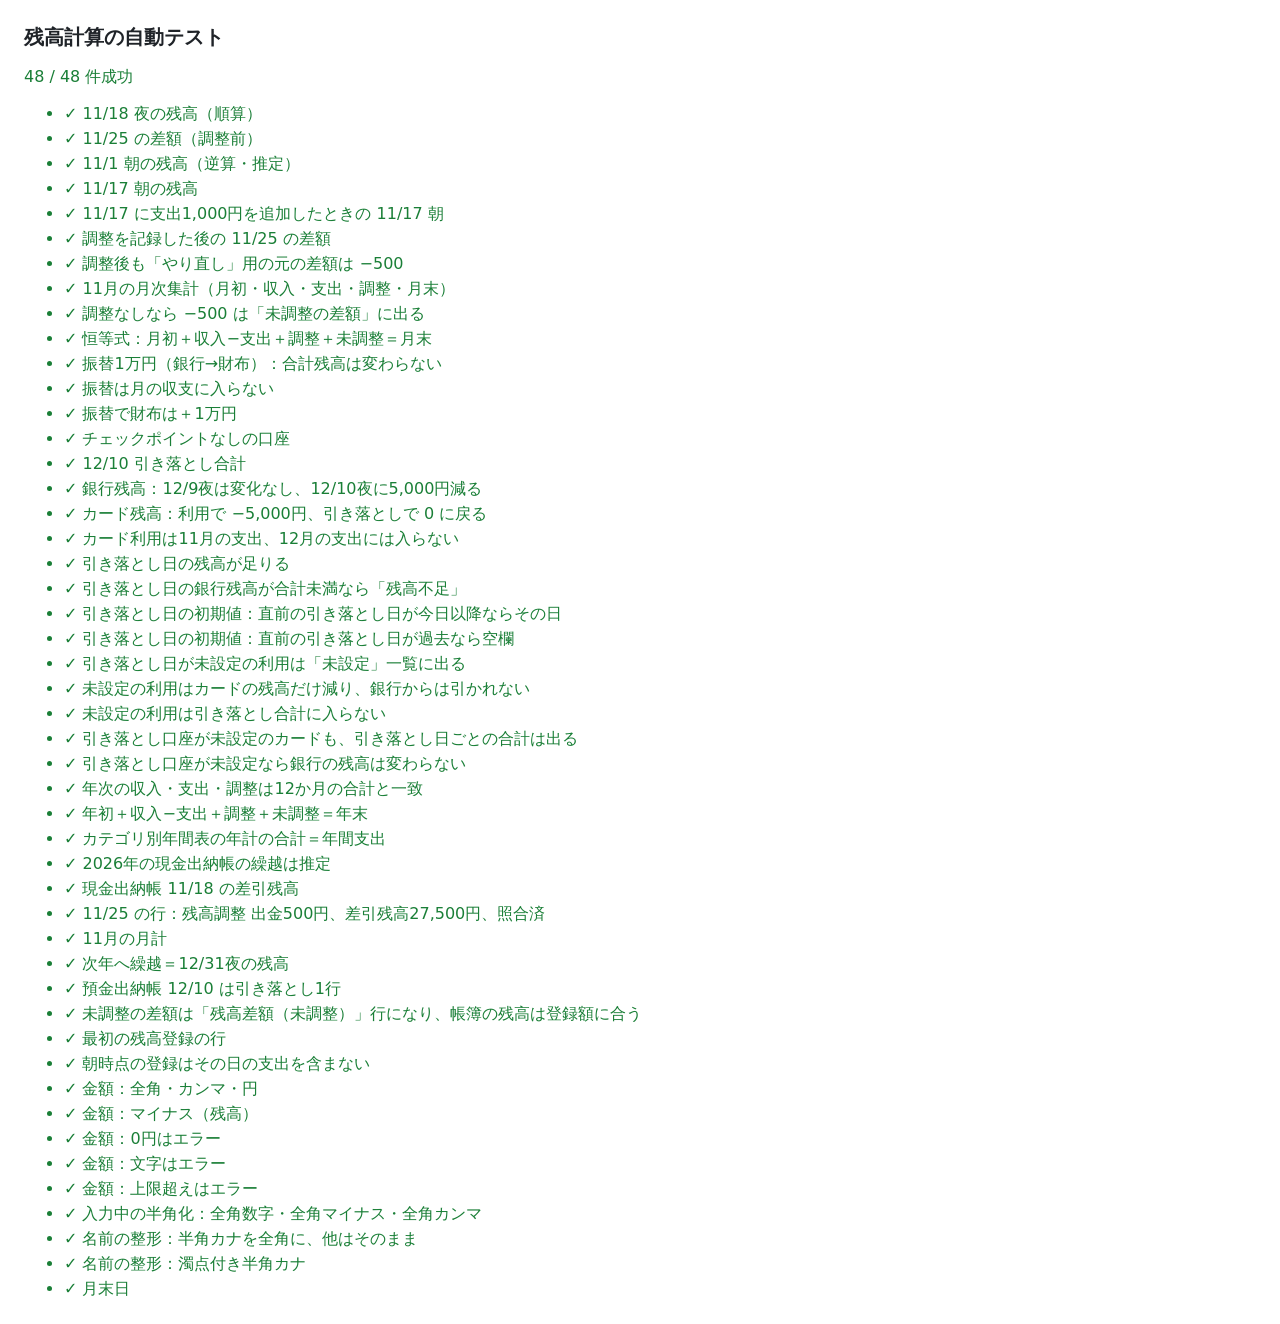
<file: test.html>
<!DOCTYPE html>
<html lang="ja">
<head>
<meta charset="utf-8">
<meta name="viewport" content="width=device-width, initial-scale=1">
<title>家計簿 残高計算テスト</title>
<style>
  body { font-family: system-ui, -apple-system, "Hiragino Sans", "Yu Gothic UI", sans-serif; margin: 24px; color: #1f2328; }
  h1 { font-size: 20px; }
  .ok { color: #1a7f37; } .ng { color: #cf222e; font-weight: 600; }
  li { margin: 4px 0; } pre { margin: 2px 0 6px 16px; font-size: 12px; color: #57606a; }
</style>
</head>
<body>
<h1>残高計算の自動テスト</h1>
<p id="summary"></p>
<ul id="list"></ul>
<script>
/* 共通ユーティリティ（画面にも保存にも依存しない） */
(function (KB) {
  'use strict';
  const U = (KB.util = {});

  U.pad = (n) => String(n).padStart(2, '0');

  U.todayStr = () => {
    const d = new Date();
    return `${d.getFullYear()}-${U.pad(d.getMonth() + 1)}-${U.pad(d.getDate())}`;
  };

  // 'YYYY-MM-DD' <-> 通し日数（UTC基準なので時差の影響なし）
  U.dayNum = (s) => Date.UTC(+s.slice(0, 4), +s.slice(5, 7) - 1, +s.slice(8, 10)) / 864e5;
  U.fromDayNum = (n) => new Date(n * 864e5).toISOString().slice(0, 10);
  U.addDays = (s, k) => U.fromDayNum(U.dayNum(s) + k);
  U.isValidDate = (s) =>
    typeof s === 'string' && /^\d{4}-\d{2}-\d{2}$/.test(s) && U.fromDayNum(U.dayNum(s)) === s;

  U.monthStart = (y, m) => `${y}-${U.pad(m)}-01`;
  U.monthEnd = (y, m) => U.fromDayNum(Date.UTC(y, m, 0) / 864e5);
  U.ym = (s) => s.slice(0, 7);

  U.uuid = () => {
    if (typeof crypto !== 'undefined' && crypto.randomUUID) return crypto.randomUUID();
    return 'xxxxxxxx-xxxx-4xxx-yxxx-xxxxxxxxxxxx'.replace(/[xy]/g, (c) => {
      const r = (Math.random() * 16) | 0;
      return (c === 'x' ? r : (r & 0x3) | 0x8).toString(16);
    });
  };
  U.now = () => new Date().toISOString();

  U.num = (v) => (v == null ? '' : (v < 0 ? '−' : '') + Math.abs(v).toLocaleString('ja-JP'));
  U.yen = (v) => (v == null ? '不明' : U.num(v) + '円');

  const WD = ['日', '月', '火', '水', '木', '金', '土'];
  U.weekday = (s) => WD[new Date(U.dayNum(s) * 864e5).getUTCDay()];
  U.md = (s) => `${+s.slice(5, 7)}/${+s.slice(8, 10)}`;
  U.ymd = (s) => `${s.slice(0, 4)}/${+s.slice(5, 7)}/${+s.slice(8, 10)}`;
  U.mdw = (s) => `${U.md(s)}（${U.weekday(s)}）`;

  U.esc = (s) =>
    String(s == null ? '' : s).replace(/[&<>"']/g, (c) =>
      ({ '&': '&amp;', '<': '&lt;', '>': '&gt;', '"': '&quot;', "'": '&#39;' }[c])
    );

  /** 数字欄用：全角数字・全角記号を半角に直す（入力中に使う） */
  U.toHalfNum = (s) =>
    String(s)
      .replace(/[０-９]/g, (c) => String.fromCharCode(c.charCodeAt(0) - 0xfee0))
      .replace(/[，、]/g, ',')
      .replace(/[−－ー‐―]/g, '-')
      .replace(/＋/g, '+')
      .replace(/[\u3000]/g, ' ');

  /** 名前欄用：半角カナ（ｻｲﾌ）を全角（サイフ）に揃える。他の文字はそのまま */
  U.toFullKana = (s) => String(s).replace(/[\uff61-\uff9f]+/g, (m) => m.normalize('NFKC'));

  /** 名前・メモの整形：前後の空白を除き、半角カナを全角に */
  U.cleanText = (s) => U.toFullKana(String(s == null ? '' : s)).trim();

  U.MAX_AMOUNT = 999999999; // 9億9,999万9,999円

  /** 金額入力を整数に直す。全角数字・カンマ・「円」・各種マイナス記号を受け付ける */
  U.parseAmount = (str, opts) => {
    const allowNegative = !!(opts && opts.allowNegative);
    let s = String(str == null ? '' : str)
      .trim()
      .replace(/[０-９]/g, (c) => String.fromCharCode(c.charCodeAt(0) - 0xfee0))
      .replace(/[,，、\s円]/g, '')
      .replace(/^[−－ー‐―-]/, '-')
      .replace(/^[＋+]/, '');
    if (s === '') return { error: '金額を入力してください' };
    if (!/^-?\d+$/.test(s)) return { error: '数字で入力してください' };
    const v = parseInt(s, 10);
    if (Math.abs(v) > U.MAX_AMOUNT) return { error: '金額が大きすぎます（上限 9億9,999万9,999円）' };
    if (!allowNegative && v < 1) return { error: '1円以上で入力してください' };
    return { value: v };
  };

  /** CSV（Excelで文字化けしないよう BOM付きUTF-8） */
  U.csv = (rows) => {
    const cell = (v) => {
      if (v == null) return '';
      const s = String(v);
      return /[",\r\n]/.test(s) ? '"' + s.replace(/"/g, '""') + '"' : s;
    };
    return '﻿' + rows.map((r) => r.map(cell).join(',')).join('\r\n') + '\r\n';
  };

  /**
   * ファイルを保存する。claude.ai の中で動いているときは、その保存機能（downloads）を使う。
   * 戻り値：'saved' / 'declined' / 'error'
   */
  U.inViewer = () => typeof window !== 'undefined' && !!(window.claude && typeof window.claude.use === 'function');
  U.download = async (filename, text, mime) => {
    try {
      if (U.inViewer()) {
        const dl = await window.claude.use('downloads');
        if (dl) {
          try {
            await dl.save({ filename, data: text });
            return 'saved';
          } catch (e) {
            if (e && e.code === 'declined') return 'declined';
            throw e;
          }
        }
      }
      U._anchorDownload(filename, text, mime);
      return 'saved';
    } catch (e) {
      console.error(e);
      if (KB.ui) KB.ui.toast('ファイルを保存できませんでした（' + ((e && (e.message || e.code)) || e) + '）', 'error');
      return 'error';
    }
  };
  U._anchorDownload = (filename, text, mime) => {
    const blob = new Blob([text], { type: mime || 'text/plain;charset=utf-8' });
    const a = document.createElement('a');
    a.href = URL.createObjectURL(blob);
    a.download = filename;
    document.body.appendChild(a);
    a.click();
    setTimeout(() => {
      URL.revokeObjectURL(a.href);
      a.remove();
    }, 1000);
  };

  U.sum = (arr, f) => arr.reduce((s, x) => s + (f ? f(x) : x), 0);
})(typeof window !== 'undefined' ? (window.KB = window.KB || {}) : (globalThis.KB = globalThis.KB || {}));

</script>
<script>
/* 残高計算（設計書「残高計算ルール」1〜4、6） — 純粋関数のみ */
(function (KB) {
  'use strict';
  const U = KB.util;
  const B = (KB.balance = {});

  /*
   * 時点キー = 通し日数 × 10 + 並び順
   *   0: 朝チェックポイントの調整取引
   *   1: 朝チェックポイント
   *   2: その日の通常取引（収入・支出・振替・カード引き落とし）
   *   3: 夜チェックポイントの調整取引
   *   4: 夜チェックポイント
   */
  B.snapKey = (s) => U.dayNum(s.date) * 10 + (s.timing === 'start' ? 1 : 4);
  B.queryKey = (date, timing) => U.dayNum(date) * 10 + (timing === 'start' ? 1 : 4);
  B.txKey = (date) => U.dayNum(date) * 10 + 2;

  B.isAutoCard = (acc, accById) =>
    !!(acc && acc.kind === 'credit' && acc.settlementAccountId && accById.has(acc.settlementAccountId));

  const byCreated = (a, b) =>
    a.date < b.date ? -1 : a.date > b.date ? 1 :
    (a.createdAt || '') < (b.createdAt || '') ? -1 : (a.createdAt || '') > (b.createdAt || '') ? 1 :
    a.id < b.id ? -1 : a.id > b.id ? 1 : 0;

  /**
   * data = { accounts, categories, transactions, snapshots }（削除済みは含めない）
   * 戻り値の model は残高・差額・出納帳の計算に使う
   */
  B.buildModel = function (data) {
    const accById = new Map(data.accounts.map((a) => [a.id, a]));
    const catById = new Map(data.categories.map((c) => [c.id, c]));
    const snapById = new Map(data.snapshots.map((s) => [s.id, s]));
    const perAcc = new Map();
    data.accounts.forEach((a) => perAcc.set(a.id, { events: [], snaps: [], cum: [] }));
    const push = (accId, ev) => {
      const p = perAcc.get(accId);
      if (p) p.events.push(ev);
    };

    const txs = data.transactions.slice().sort(byCreated);
    const adjBySnap = new Map();
    txs.forEach((t, i) => {
      const amt = t.amount;
      if (t.type === 'income') push(t.accountId, { key: B.txKey(t.date), delta: amt, kind: 'tx', tx: t, seq: i });
      else if (t.type === 'expense') push(t.accountId, { key: B.txKey(t.date), delta: -amt, kind: 'tx', tx: t, seq: i });
      else if (t.type === 'transfer') {
        push(t.accountId, { key: B.txKey(t.date), delta: -amt, kind: 'tx', tx: t, seq: i, dir: 'out' });
        push(t.toAccountId, { key: B.txKey(t.date), delta: amt, kind: 'tx', tx: t, seq: i, dir: 'in' });
      } else if (t.type === 'adjust') {
        const s = snapById.get(t.snapshotId);
        const key = s ? B.snapKey(s) - 1 : B.txKey(t.date);
        push(t.accountId, { key, delta: amt, kind: 'adjust', tx: t, seq: i });
        if (s) {
          if (!adjBySnap.has(s.id)) adjBySnap.set(s.id, []);
          adjBySnap.get(s.id).push(t);
        }
      }
      // クレジットカード：引き落とし日に カード＋ / 引き落とし口座− （設計書 6）
      const acc = accById.get(t.accountId);
      if ((t.type === 'expense' || t.type === 'income') && t.withdrawDate && B.isAutoCard(acc, accById)) {
        const sign = t.type === 'expense' ? amt : -amt;
        const key = B.txKey(t.withdrawDate);
        push(acc.id, { key, delta: sign, kind: 'wd', tx: t, seq: 1e9 + i, card: acc.id });
        push(acc.settlementAccountId, { key, delta: -sign, kind: 'wd', tx: t, seq: 1e9 + i, card: acc.id });
      }
    });

    data.snapshots.forEach((s) => {
      const p = perAcc.get(s.accountId);
      if (p) p.snaps.push({ snap: s, key: B.snapKey(s) });
    });

    perAcc.forEach((p) => {
      p.events.sort((a, b) => a.key - b.key || a.seq - b.seq);
      let c = 0;
      p.cum = p.events.map((e) => (c += e.delta));
      p.snaps.sort((a, b) => a.key - b.key);
    });

    const model = { data, accById, catById, snapById, perAcc, adjBySnap };
    model.diffs = new Map(); // snapId -> 差額情報
    perAcc.forEach((p, accId) => B.snapshotDiffs(model, accId).forEach((d) => model.diffs.set(d.snap.id, d)));
    return model;
  };

  /** key 以下の取引の増減合計（二分探索） */
  function cumTo(p, key) {
    let lo = 0, hi = p.events.length - 1, ans = -1;
    while (lo <= hi) {
      const mid = (lo + hi) >> 1;
      if (p.events[mid].key <= key) { ans = mid; lo = mid + 1; } else hi = mid - 1;
    }
    return ans < 0 ? 0 : p.cum[ans];
  }
  B._cumTo = cumTo;

  /**
   * 時点キー qkey での残高
   * status: exact（順算） / estimated（逆算・推定） / unknown（チェックポイントなし）
   */
  B.balanceAtKey = function (model, accId, qkey) {
    const p = model.perAcc.get(accId);
    if (!p || p.snaps.length === 0) return { value: null, status: 'unknown' };
    let prev = null, next = null;
    for (const s of p.snaps) {
      if (s.key <= qkey) prev = s;
      else { next = s; break; }
    }
    if (prev) return { value: prev.snap.amount + cumTo(p, qkey) - cumTo(p, prev.key), status: 'exact' };
    return { value: next.snap.amount - (cumTo(p, next.key) - cumTo(p, qkey)), status: 'estimated' };
  };

  B.balanceAt = (model, accId, date, timing) => B.balanceAtKey(model, accId, B.queryKey(date, timing || 'end'));

  /** 全口座の合計（不明の口座は除き、件数を返す） */
  B.totalAt = function (model, date, timing, accIds) {
    let value = 0, unknown = 0, estimated = false;
    const ids = accIds || [...model.perAcc.keys()];
    ids.forEach((id) => {
      const b = B.balanceAt(model, id, date, timing);
      if (b.status === 'unknown') unknown++;
      else {
        value += b.value;
        if (b.status === 'estimated') estimated = true;
      }
    });
    return { value, unknown, estimated };
  };

  /**
   * チェックポイントごとの差額（設計書 4）
   * diff = 登録額 − 直前のチェックポイントからの計算額（調整取引込み）
   * rawDiff = 調整取引を除いた差額（「調整をやり直す」で使う）
   */
  B.snapshotDiffs = function (model, accId) {
    const p = model.perAcc.get(accId);
    if (!p) return [];
    return p.snaps.map((s, i) => {
      const adjs = model.adjBySnap.get(s.snap.id) || [];
      const adjSum = U.sum(adjs, (t) => t.amount);
      if (i === 0) return { snap: s.snap, key: s.key, first: true, expected: null, diff: 0, rawDiff: 0, adjSum, adjs };
      const prev = p.snaps[i - 1];
      const expected = prev.snap.amount + cumTo(p, s.key) - cumTo(p, prev.key);
      const diff = s.snap.amount - expected;
      return { snap: s.snap, key: s.key, first: false, expected, diff, rawDiff: diff + adjSum, adjSum, adjs };
    });
  };

  /**
   * 登録しようとしている残高の「計算残高」（入力中の差額表示用）
   * excludeSnapId を除いた上で、その時点の残高を求める
   */
  B.previewSnapshot = function (data, accId, date, timing, excludeSnapId) {
    const d2 = Object.assign({}, data, {
      snapshots: data.snapshots.filter((s) => s.id !== excludeSnapId),
      transactions: data.transactions.filter((t) => !(t.type === 'adjust' && t.snapshotId === excludeSnapId)),
    });
    const m = B.buildModel(d2);
    const qkey = B.queryKey(date, timing);
    const p = m.perAcc.get(accId);
    // 直前のチェックポイントがある場合のみ「計算残高」を出す（逆算の推定値とは比べない）
    const hasPrev = p && p.snaps.some((s) => s.key < qkey);
    if (!hasPrev) return { expected: null };
    // 自分の調整取引は除外済み。同時点直前の他の調整取引は含める
    return { expected: B.balanceAtKey(m, accId, qkey).value };
  };
})(typeof window !== 'undefined' ? (window.KB = window.KB || {}) : (globalThis.KB = globalThis.KB || {}));

</script>
<script>
/* クレジットカードの引き落とし（設計書「6. クレジットカードの引き落とし」） */
(function (KB) {
  'use strict';
  const U = KB.util;
  const B = KB.balance;
  const C = (KB.credit = {});

  /** 引き落とし日の初期値：同じカードで最後に入力した引き落とし日が今日以降ならその日、過去なら空 */
  C.defaultWithdrawDate = function (transactions, cardId, today, excludeTxId) {
    let last = null;
    transactions.forEach((t) => {
      if (t.accountId !== cardId || !t.withdrawDate || t.id === excludeTxId) return;
      if (t.type !== 'expense' && t.type !== 'income') return;
      if (!last || (t.createdAt || '') > (last.createdAt || '')) last = t;
    });
    if (last && last.withdrawDate >= today) return last.withdrawDate;
    return '';
  };

  /**
   * カード × 引き落とし日ごとの合計
   * 合計 = 支出の合計 − 収入（返品など）の合計
   */
  C.groups = function (model, cardId) {
    const card = model.accById.get(cardId);
    if (!card || card.kind !== 'credit') return [];
    const auto = B.isAutoCard(card, model.accById);
    const map = new Map();
    model.data.transactions.forEach((t) => {
      if (t.accountId !== cardId || !t.withdrawDate) return;
      if (t.type !== 'expense' && t.type !== 'income') return;
      if (!map.has(t.withdrawDate))
        map.set(t.withdrawDate, { cardId, date: t.withdrawDate, total: 0, count: 0, items: [] });
      const g = map.get(t.withdrawDate);
      g.total += t.type === 'expense' ? t.amount : -t.amount;
      g.count++;
      g.items.push(t);
    });
    const bankId = card.settlementAccountId;
    const groups = [...map.values()].sort((a, b) => (a.date < b.date ? -1 : 1));
    groups.forEach((g) => {
      g.items.sort((a, b) => (a.date < b.date ? -1 : a.date > b.date ? 1 : 0));
      g.auto = auto;
      if (!auto) { g.insufficient = false; return; }
      const bal = B.balanceAt(model, bankId, g.date, 'end');
      g.bankBalance = bal;
      g.insufficient = bal.status !== 'unknown' && bal.value < 0;
    });
    return groups;
  };

  /** 引き落とし日が未設定のカード利用か */
  C.isUnset = (t, accById) => {
    const a = accById.get(t.accountId);
    return !!(a && a.kind === 'credit' && (t.type === 'expense' || t.type === 'income') && !t.withdrawDate);
  };

  /** 引き落とし日が未設定のカード利用（利用日の古い順） */
  C.unsetItems = (model, cardId) =>
    model.data.transactions
      .filter((t) => (!cardId || t.accountId === cardId) && C.isUnset(t, model.accById))
      .sort((a, b) => (a.date < b.date ? -1 : a.date > b.date ? 1 : 0));

  /** 今日以降で最も近い引き落とし（ホーム用） */
  C.nextGroup = function (model, cardId, today) {
    return C.groups(model, cardId).find((g) => g.date >= today) || null;
  };
})(typeof window !== 'undefined' ? (window.KB = window.KB || {}) : (globalThis.KB = globalThis.KB || {}));

</script>
<script>
/* 月次・年次集計（設計書「5. 月次集計」「7. 年次集計」） */
(function (KB) {
  'use strict';
  const U = KB.util;
  const B = KB.balance;
  const R = (KB.report = {});

  /**
   * 期間 [from, to] の集計
   * 期首残高 = from の朝時点、期末残高 = to の夜時点
   * 恒等式：期首 ＋ 収入 − 支出 ＋ 調整 ＋ 未調整の差額 ＝ 期末
   */
  R.period = function (model, from, to) {
    const k0 = B.queryKey(from, 'start');
    const k1 = B.queryKey(to, 'end');
    const inRange = (k) => k > k0 && k <= k1;
    let income = 0, expense = 0, adjust = 0, unadjusted = 0;
    const expByCat = new Map(), incByCat = new Map();

    model.data.transactions.forEach((t) => {
      if (t.type === 'income' || t.type === 'expense') {
        if (!inRange(B.txKey(t.date))) return;
        const map = t.type === 'income' ? incByCat : expByCat;
        map.set(t.categoryId, (map.get(t.categoryId) || 0) + t.amount);
        if (t.type === 'income') income += t.amount;
        else expense += t.amount;
      } else if (t.type === 'adjust') {
        const s = model.snapById.get(t.snapshotId);
        const key = s ? B.snapKey(s) - 1 : B.txKey(t.date);
        if (inRange(key)) adjust += t.amount;
      }
    });
    model.diffs.forEach((d) => {
      if (!d.first && inRange(d.key)) unadjusted += d.diff;
    });

    const accIds = [...model.perAcc.keys()];
    const open = B.totalAt(model, from, 'start', accIds);
    const close = B.totalAt(model, to, 'end', accIds);
    const byAccount = model.data.accounts.map((a) => ({
      account: a,
      open: B.balanceAt(model, a.id, from, 'start'),
      close: B.balanceAt(model, a.id, to, 'end'),
    }));
    return { from, to, income, expense, net: income - expense, adjust, unadjusted, open, close, byAccount, expByCat, incByCat };
  };

  R.month = (model, y, m) => R.period(model, U.monthStart(y, m), U.monthEnd(y, m));

  /** 年次：年間サマリー・月別推移・カテゴリ×月 */
  R.year = function (model, y) {
    const total = R.period(model, `${y}-01-01`, `${y}-12-31`);
    const months = [];
    for (let m = 1; m <= 12; m++) months.push(R.month(model, y, m));
    const catTable = (kind) => {
      const key = kind === 'expense' ? 'expByCat' : 'incByCat';
      const cats = model.data.categories.filter((c) => c.kind === kind);
      const ids = new Set(cats.map((c) => c.id));
      // 削除済みカテゴリ等の取引も落とさない
      months.forEach((mo) => mo[key].forEach((_, id) => ids.add(id)));
      return [...ids]
        .map((id) => {
          const cat = model.catById.get(id);
          const vals = months.map((mo) => mo[key].get(id) || 0);
          return { id, name: cat ? cat.name : '（未分類）', order: cat ? cat.order : 9999, vals, total: U.sum(vals) };
        })
        .filter((r) => r.total !== 0 || (model.catById.get(r.id) && !model.catById.get(r.id).archived))
        .sort((a, b) => a.order - b.order);
    };
    return { year: y, total, months, expenseRows: catTable('expense'), incomeRows: catTable('income') };
  };
})(typeof window !== 'undefined' ? (window.KB = window.KB || {}) : (globalThis.KB = globalThis.KB || {}));

</script>
<script>
/* 出納帳（設計書「8. 出納帳」） */
(function (KB) {
  'use strict';
  const U = KB.util;
  const B = KB.balance;
  const L = (KB.ledger = {});

  L.bookName = (kind) =>
    ({ cash: '現金出納帳', bank: '預金出納帳', emoney: '電子マネー出納帳', credit: 'カード利用帳' }[kind] || '出納帳');

  function txDesc(model, ev) {
    const t = ev.tx;
    const memo = t.memo ? '　' + t.memo : '';
    if (ev.kind === 'adjust') return '残高調整（使途不明）' + memo;
    if (t.type === 'transfer') {
      if (ev.dir === 'out') {
        const to = model.accById.get(t.toAccountId);
        return (to ? to.name : '（不明な口座）') + 'へ振替' + memo;
      }
      const from = model.accById.get(t.accountId);
      return (from ? from.name : '（不明な口座）') + 'から振替' + memo;
    }
    const cat = model.catById.get(t.categoryId);
    let s = (cat ? cat.name : '（未分類）') + memo;
    if (t.withdrawDate && B.isAutoCard(model.accById.get(t.accountId), model.accById))
      s += `（引落 ${U.md(t.withdrawDate)}）`;
    return s;
  }

  /**
   * 行の種類
   *   carry      … 繰越（期首・期末）
   *   entry      … 取引（txId があれば編集できる）
   *   start      … 残高登録（ここから開始）
   *   gap        … 残高差額（未調整）
   *   monthTotal … 月計
   *   cumTotal   … 累計
   * mark: 'ok'（照合済） / 'diff'（差額あり）
   */
  L.build = function (model, accId, from, to) {
    const acc = model.accById.get(accId);
    const p = model.perAcc.get(accId);
    const k0 = B.queryKey(from, 'start');
    const k1 = B.queryKey(to, 'end');
    const fullYear = from.slice(5) === '01-01' && to.slice(5) === '12-31' && from.slice(0, 4) === to.slice(0, 4);
    const open = B.balanceAtKey(model, accId, k0);
    const rows = [];
    rows.push({
      type: 'carry', date: from, desc: fullYear ? '前年より繰越' : '前期より繰越',
      balance: open.value, status: open.status,
    });
    let running = open.value;
    let monthIn = 0, monthOut = 0, cumIn = 0, cumOut = 0;
    let curMonth = null;
    let lastEntry = rows[0];

    const closeMonth = () => {
      if (curMonth == null) return;
      rows.push({ type: 'monthTotal', ym: curMonth, in: monthIn, out: monthOut });
      rows.push({ type: 'cumTotal', ym: curMonth, in: cumIn, out: cumOut });
      monthIn = monthOut = 0;
    };
    const addEntry = (row) => {
      const ym = U.ym(row.date);
      if (curMonth !== ym) {
        closeMonth();
        curMonth = ym;
      }
      const delta = (row.in || 0) - (row.out || 0);
      if (running != null) running += delta;
      row.balance = running;
      monthIn += row.in || 0; monthOut += row.out || 0;
      cumIn += row.in || 0; cumOut += row.out || 0;
      rows.push(row);
      lastEntry = row;
    };

    // 期間内の取引とチェックポイントを時点順に並べる
    const evs = p ? p.events.filter((e) => e.key > k0 && e.key <= k1) : [];
    const snaps = p ? p.snaps.filter((s) => s.key > k0 && s.key <= k1) : [];
    let si = 0;
    const flushSnapsUpTo = (key) => {
      while (si < snaps.length && snaps[si].key <= key) {
        const s = snaps[si++];
        const d = model.diffs.get(s.snap.id);
        if (d.first) {
          if (open.status !== 'exact') {
            addEntry({ type: 'start', date: s.snap.date, desc: `残高登録 ${U.yen(s.snap.amount)}（ここから開始）` });
            running = s.snap.amount;
            lastEntry.balance = running;
            lastEntry.mark = 'ok';
          } else lastEntry.mark = 'ok';
        } else if (d.diff !== 0) {
          addEntry({
            type: 'gap', date: s.snap.date, desc: '残高差額（未調整）',
            in: d.diff > 0 ? d.diff : 0, out: d.diff < 0 ? -d.diff : 0, mark: 'diff', diff: d.diff,
          });
          running = s.snap.amount;
          lastEntry.balance = running;
        } else lastEntry.mark = 'ok';
      }
    };

    const used = new Set();
    for (let i = 0; i < evs.length; i++) {
      if (used.has(i)) continue;
      const e = evs[i];
      flushSnapsUpTo(e.key - 1);
      if (e.kind === 'wd') {
        // 同じ日・同じカードの引き落としは1行にまとめる
        let delta = e.delta, n = 1;
        for (let j = i + 1; j < evs.length && evs[j].key === e.key; j++) {
          if (evs[j].kind === 'wd' && evs[j].card === e.card) {
            delta += evs[j].delta;
            n++;
            used.add(j);
          }
        }
        const date = e.tx.withdrawDate;
        let desc;
        if (e.card === accId) {
          const bank = model.accById.get(acc.settlementAccountId);
          desc = `引き落とし（${bank ? bank.name : ''}）`;
        } else {
          const card = model.accById.get(e.card);
          desc = `${card ? card.name : 'カード'} 引き落とし（${n}件）`;
        }
        addEntry({ type: 'entry', date, desc, in: delta > 0 ? delta : 0, out: delta < 0 ? -delta : 0, withdraw: { card: e.card, date } });
      } else {
        addEntry({
          type: 'entry', date: e.kind === 'adjust' ? e.tx.date : e.tx.date, desc: txDesc(model, e),
          in: e.delta > 0 ? e.delta : 0, out: e.delta < 0 ? -e.delta : 0,
          txId: e.kind === 'tx' ? e.tx.id : null, adjust: e.kind === 'adjust',
        });
      }
    }
    flushSnapsUpTo(k1);
    closeMonth();
    rows.push({
      type: 'carry', date: to, desc: fullYear ? '次年へ繰越' : '次期へ繰越', balance: running,
      status: running == null ? 'unknown' : 'exact',
    });
    return { account: acc, name: L.bookName(acc && acc.kind), from, to, open, rows, totalIn: cumIn, totalOut: cumOut };
  };
})(typeof window !== 'undefined' ? (window.KB = window.KB || {}) : (globalThis.KB = globalThis.KB || {}));

</script>
<script>
/* 残高計算の自動テスト（設計書「テスト観点」） — test.html と Node の両方で動く */
(function (KB) {
  'use strict';
  const U = KB.util, B = KB.balance, C = KB.credit, R = KB.report, L = KB.ledger;

  let seq = 0;
  const ts = () => '2026-11-17T00:00:' + String(seq++).padStart(2, '0') + '.000Z';
  const acc = (id, kind, extra) => Object.assign({ id, name: id, kind, order: 0, createdAt: ts() }, extra || {});
  const cat = (id, kind) => ({ id, name: id, kind, order: 0 });
  const tx = (o) => Object.assign({ id: 't' + seq, createdAt: ts() }, o);
  const snap = (id, accountId, date, timing, amount) => ({ id, accountId, date, timing, amount, createdAt: ts() });

  function base() {
    return {
      accounts: [acc('財布', 'cash')],
      categories: [cat('食費', 'expense'), cat('日用品', 'expense'), cat('給与', 'income'), cat('その他収入', 'income')],
      snapshots: [snap('s1', '財布', '2026-11-17', 'end', 30000), snap('s2', '財布', '2026-11-25', 'end', 27500)],
      transactions: [
        tx({ id: 'a', type: 'expense', date: '2026-11-18', amount: 800, accountId: '財布', categoryId: '食費' }),
        tx({ id: 'b', type: 'expense', date: '2026-11-20', amount: 1200, accountId: '財布', categoryId: '日用品' }),
        tx({ id: 'c', type: 'expense', date: '2026-11-10', amount: 2000, accountId: '財布', categoryId: '食費' }),
      ],
    };
  }
  const withTx = (d, ...t) => Object.assign({}, d, { transactions: d.transactions.concat(t) });
  const adjust = tx({ id: 'adj', type: 'adjust', date: '2026-11-25', amount: -500, accountId: '財布', snapshotId: 's2' });

  KB.runTests = function () {
    const results = [];
    const eq = (name, actual, expected) =>
      results.push({ name, ok: JSON.stringify(actual) === JSON.stringify(expected), actual, expected });

    let m = B.buildModel(base());
    eq('11/18 夜の残高（順算）', B.balanceAt(m, '財布', '2026-11-18', 'end'), { value: 29200, status: 'exact' });
    eq('11/25 の差額（調整前）', m.diffs.get('s2').diff, -500);
    eq('11/1 朝の残高（逆算・推定）', B.balanceAt(m, '財布', '2026-11-01', 'start'), { value: 32000, status: 'estimated' });
    eq('11/17 朝の残高', B.balanceAt(m, '財布', '2026-11-17', 'start').value, 30000);

    m = B.buildModel(withTx(base(), tx({ type: 'expense', date: '2026-11-17', amount: 1000, accountId: '財布', categoryId: '食費' })));
    eq('11/17 に支出1,000円を追加したときの 11/17 朝', B.balanceAt(m, '財布', '2026-11-17', 'start').value, 31000);

    m = B.buildModel(withTx(base(), adjust));
    eq('調整を記録した後の 11/25 の差額', m.diffs.get('s2').diff, 0);
    eq('調整後も「やり直し」用の元の差額は −500', m.diffs.get('s2').rawDiff, -500);

    const nov = R.month(m, 2026, 11);
    eq('11月の月次集計（月初・収入・支出・調整・月末）',
      [nov.open.value, nov.income, nov.expense, nov.adjust, nov.unadjusted, nov.close.value],
      [32000, 0, 4000, -500, 0, 27500]);
    const novNoAdj = R.month(B.buildModel(base()), 2026, 11);
    eq('調整なしなら −500 は「未調整の差額」に出る', [novNoAdj.adjust, novNoAdj.unadjusted, novNoAdj.close.value], [0, -500, 27500]);
    eq('恒等式：月初＋収入−支出＋調整＋未調整＝月末',
      novNoAdj.open.value + novNoAdj.income - novNoAdj.expense + novNoAdj.adjust + novNoAdj.unadjusted, novNoAdj.close.value);

    // 振替
    const dT = base();
    dT.accounts.push(acc('銀行', 'bank'));
    dT.snapshots.push(snap('sb', '銀行', '2026-11-01', 'start', 100000));
    dT.transactions.push(tx({ type: 'transfer', date: '2026-11-21', amount: 10000, accountId: '銀行', toAccountId: '財布' }));
    m = B.buildModel(dT);
    const before = B.totalAt(m, '2026-11-20', 'end').value, after = B.totalAt(m, '2026-11-21', 'end').value;
    const r = R.month(m, 2026, 11);
    eq('振替1万円（銀行→財布）：合計残高は変わらない', after, before);
    eq('振替は月の収支に入らない', [r.income, r.expense], [0, 4000]);
    eq('振替で財布は＋1万円', B.balanceAt(m, '財布', '2026-11-21', 'end').value, 29200 - 1200 + 10000);

    // チェックポイントなし
    const dU = base();
    dU.accounts.push(acc('へそくり', 'cash'));
    m = B.buildModel(dU);
    eq('チェックポイントなしの口座', B.balanceAt(m, 'へそくり', '2026-11-20', 'end').status, 'unknown');

    // クレジットカード
    const dC = base();
    dC.accounts.push(acc('銀行', 'bank'), acc('カード', 'credit', { settlementAccountId: '銀行' }));
    dC.snapshots.push(snap('sb', '銀行', '2026-11-01', 'start', 100000), snap('sc', 'カード', '2026-11-01', 'start', 0));
    dC.transactions.push(
      tx({ type: 'expense', date: '2026-11-14', amount: 3000, accountId: 'カード', categoryId: '食費', withdrawDate: '2026-12-10' }),
      tx({ type: 'expense', date: '2026-11-15', amount: 2000, accountId: 'カード', categoryId: '日用品', withdrawDate: '2026-12-10' })
    );
    m = B.buildModel(dC);
    const g = C.groups(m, 'カード');
    eq('12/10 引き落とし合計', [g.length, g[0].date, g[0].total, g[0].count], [1, '2026-12-10', 5000, 2]);
    eq('銀行残高：12/9夜は変化なし、12/10夜に5,000円減る',
      [B.balanceAt(m, '銀行', '2026-12-09', 'end').value, B.balanceAt(m, '銀行', '2026-12-10', 'end').value], [100000, 95000]);
    eq('カード残高：利用で −5,000円、引き落としで 0 に戻る',
      [B.balanceAt(m, 'カード', '2026-11-30', 'end').value, B.balanceAt(m, 'カード', '2026-12-10', 'end').value], [-5000, 0]);
    eq('カード利用は11月の支出、12月の支出には入らない', [R.month(m, 2026, 11).expense, R.month(m, 2026, 12).expense], [9000, 0]);
    eq('引き落とし日の残高が足りる', g[0].insufficient, false);
    const dC2 = JSON.parse(JSON.stringify(dC));
    dC2.snapshots.find((s) => s.id === 'sb').amount = 3000;
    eq('引き落とし日の銀行残高が合計未満なら「残高不足」', C.groups(B.buildModel(dC2), 'カード')[0].insufficient, true);
    eq('引き落とし日の初期値：直前の引き落とし日が今日以降ならその日',
      C.defaultWithdrawDate(dC.transactions, 'カード', '2026-11-17'), '2026-12-10');
    eq('引き落とし日の初期値：直前の引き落とし日が過去なら空欄',
      C.defaultWithdrawDate(dC.transactions, 'カード', '2026-12-11'), '');

    // 引き落とし日が未設定のカード利用
    const dW = JSON.parse(JSON.stringify(dC));
    dW.transactions.push(tx({ id: 'nowd', type: 'expense', date: '2026-11-16', amount: 700, accountId: 'カード', categoryId: '食費' }));
    m = B.buildModel(dW);
    eq('引き落とし日が未設定の利用は「未設定」一覧に出る', C.unsetItems(m, 'カード').map((t) => t.id), ['nowd']);
    eq('未設定の利用はカードの残高だけ減り、銀行からは引かれない',
      [B.balanceAt(m, 'カード', '2026-12-31', 'end').value, B.balanceAt(m, '銀行', '2026-12-31', 'end').value], [-700, 95000]);
    eq('未設定の利用は引き落とし合計に入らない', C.groups(m, 'カード')[0].total, 5000);
    const dN = JSON.parse(JSON.stringify(dC));
    dN.accounts.find((a) => a.id === 'カード').settlementAccountId = '';
    m = B.buildModel(dN);
    eq('引き落とし口座が未設定のカードも、引き落とし日ごとの合計は出る', C.groups(m, 'カード').map((g) => [g.date, g.total, g.auto]), [['2026-12-10', 5000, false]]);
    eq('引き落とし口座が未設定なら銀行の残高は変わらない', B.balanceAt(m, '銀行', '2026-12-10', 'end').value, 100000);

    // 年次
    m = B.buildModel(withTx(dC, adjust));
    const y = R.year(m, 2026);
    eq('年次の収入・支出・調整は12か月の合計と一致',
      [y.total.income, y.total.expense, y.total.adjust],
      [U.sum(y.months, (x) => x.income), U.sum(y.months, (x) => x.expense), U.sum(y.months, (x) => x.adjust)]);
    eq('年初＋収入−支出＋調整＋未調整＝年末',
      y.total.open.value + y.total.income - y.total.expense + y.total.adjust + y.total.unadjusted, y.total.close.value);
    eq('カテゴリ別年間表の年計の合計＝年間支出', U.sum(y.expenseRows, (x) => x.total), y.total.expense);

    // 出納帳
    const led = L.build(m, '財布', '2026-01-01', '2026-12-31');
    const rows = led.rows;
    eq('2026年の現金出納帳の繰越は推定', [rows[0].desc, rows[0].status, rows[0].balance], ['前年より繰越', 'estimated', 34000 - 2000]);
    const r1118 = rows.find((x) => x.type === 'entry' && x.date === '2026-11-18');
    eq('現金出納帳 11/18 の差引残高', r1118.balance, 29200);
    const rAdj = rows.find((x) => x.adjust);
    eq('11/25 の行：残高調整 出金500円、差引残高27,500円、照合済',
      [rAdj.desc, rAdj.out, rAdj.balance, rAdj.mark], ['残高調整（使途不明）', 500, 27500, 'ok']);
    const mt = rows.find((x) => x.type === 'monthTotal' && x.ym === '2026-11');
    eq('11月の月計', [mt.in, mt.out], [0, 4500]);
    eq('次年へ繰越＝12/31夜の残高', rows[rows.length - 1].balance, B.balanceAt(m, '財布', '2026-12-31', 'end').value);
    const bankLed = L.build(m, '銀行', '2026-01-01', '2026-12-31');
    const wdRows = bankLed.rows.filter((x) => x.withdraw);
    eq('預金出納帳 12/10 は引き落とし1行', wdRows.map((x) => [x.date, x.desc, x.out]), [['2026-12-10', 'カード 引き落とし（2件）', 5000]]);
    const ledNoAdj = L.build(B.buildModel(base()), '財布', '2026-11-01', '2026-11-30');
    const gap = ledNoAdj.rows.find((x) => x.type === 'gap');
    eq('未調整の差額は「残高差額（未調整）」行になり、帳簿の残高は登録額に合う',
      [gap.out, gap.mark, gap.balance, ledNoAdj.rows[ledNoAdj.rows.length - 1].balance], [500, 'diff', 27500, 27500]);
    const startRow = ledNoAdj.rows.find((x) => x.type === 'start');
    eq('最初の残高登録の行', [startRow.date, startRow.balance], ['2026-11-17', 30000]);

    // 朝・夜
    const dS = base();
    dS.snapshots = [snap('m1', '財布', '2026-11-17', 'start', 30000)];
    dS.transactions = [tx({ type: 'expense', date: '2026-11-17', amount: 1000, accountId: '財布', categoryId: '食費' })];
    m = B.buildModel(dS);
    eq('朝時点の登録はその日の支出を含まない', [B.balanceAt(m, '財布', '2026-11-17', 'start').value, B.balanceAt(m, '財布', '2026-11-17', 'end').value], [30000, 29000]);

    // 金額入力
    eq('金額：全角・カンマ・円', U.parseAmount('１，２００円').value, 1200);
    eq('金額：マイナス（残高）', U.parseAmount('−500', { allowNegative: true }).value, -500);
    eq('金額：0円はエラー', !!U.parseAmount('0').error, true);
    eq('金額：文字はエラー', !!U.parseAmount('abc').error, true);
    eq('金額：上限超えはエラー', !!U.parseAmount('1000000000').error, true);
    eq('入力中の半角化：全角数字・全角マイナス・全角カンマ', U.toHalfNum('－１２，３４５'), '-12,345');
    eq('名前の整形：半角カナを全角に、他はそのまま', U.cleanText(' ｻｲﾌ（ﾒｲﾝ）PayPay '), 'サイフ（メイン）PayPay');
    eq('名前の整形：濁点付き半角カナ', U.cleanText('ｶﾞｽﾀﾞｲ'), 'ガスダイ');
    eq('月末日', [U.monthEnd(2026, 2), U.monthEnd(2028, 2), U.monthEnd(2026, 12)], ['2026-02-28', '2028-02-29', '2026-12-31']);

    return results;
  };
})(typeof window !== 'undefined' ? (window.KB = window.KB || {}) : (globalThis.KB = globalThis.KB || {}));

</script>
<script>
  const res = KB.runTests();
  const ng = res.filter((r) => !r.ok).length;
  document.getElementById('summary').innerHTML =
    `<span class="${ng ? 'ng' : 'ok'}">${res.length - ng} / ${res.length} 件成功</span>`;
  document.getElementById('list').innerHTML = res.map((r) =>
    `<li class="${r.ok ? 'ok' : 'ng'}">${r.ok ? '✓' : '✗'} ${KB.util.esc(r.name)}` +
    (r.ok ? '' : `<pre>期待: ${KB.util.esc(JSON.stringify(r.expected))}\n実際: ${KB.util.esc(JSON.stringify(r.actual))}</pre>`) +
    '</li>').join('');
</script>
</body>
</html>
</file>
